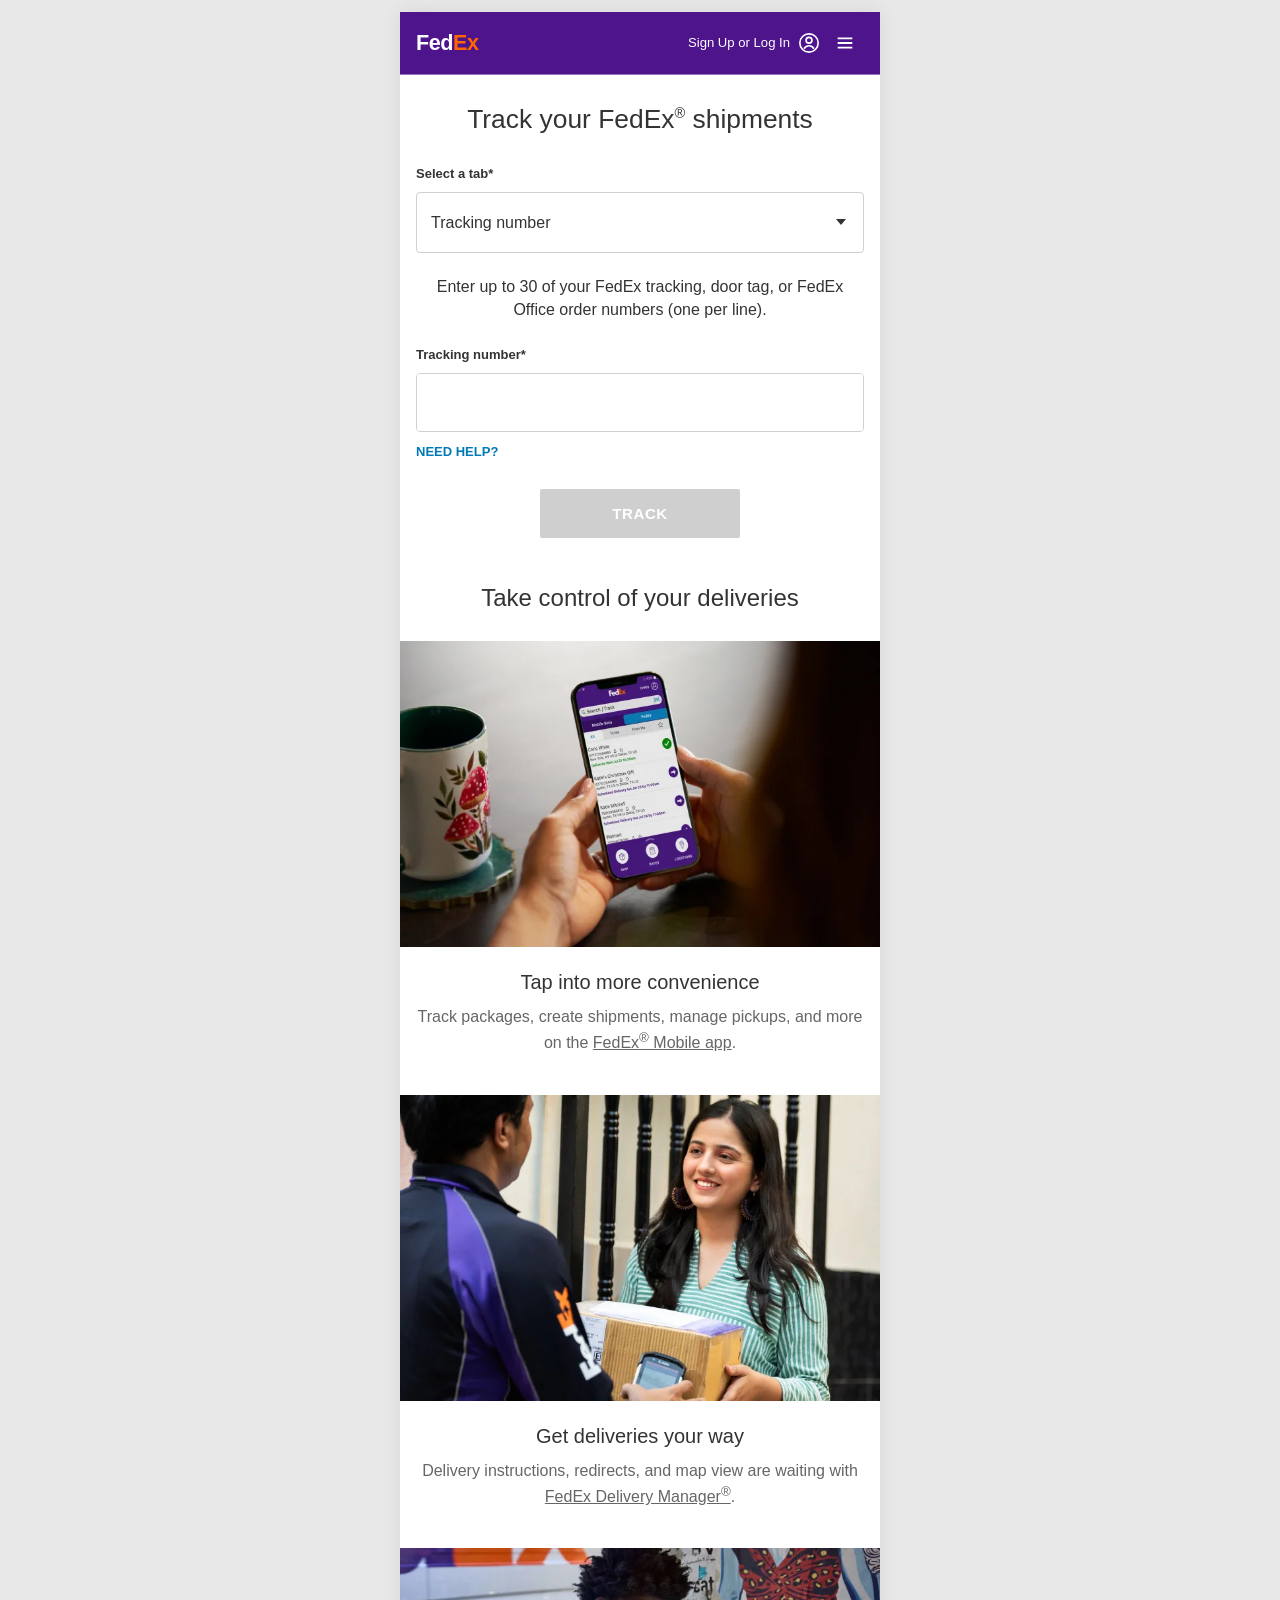
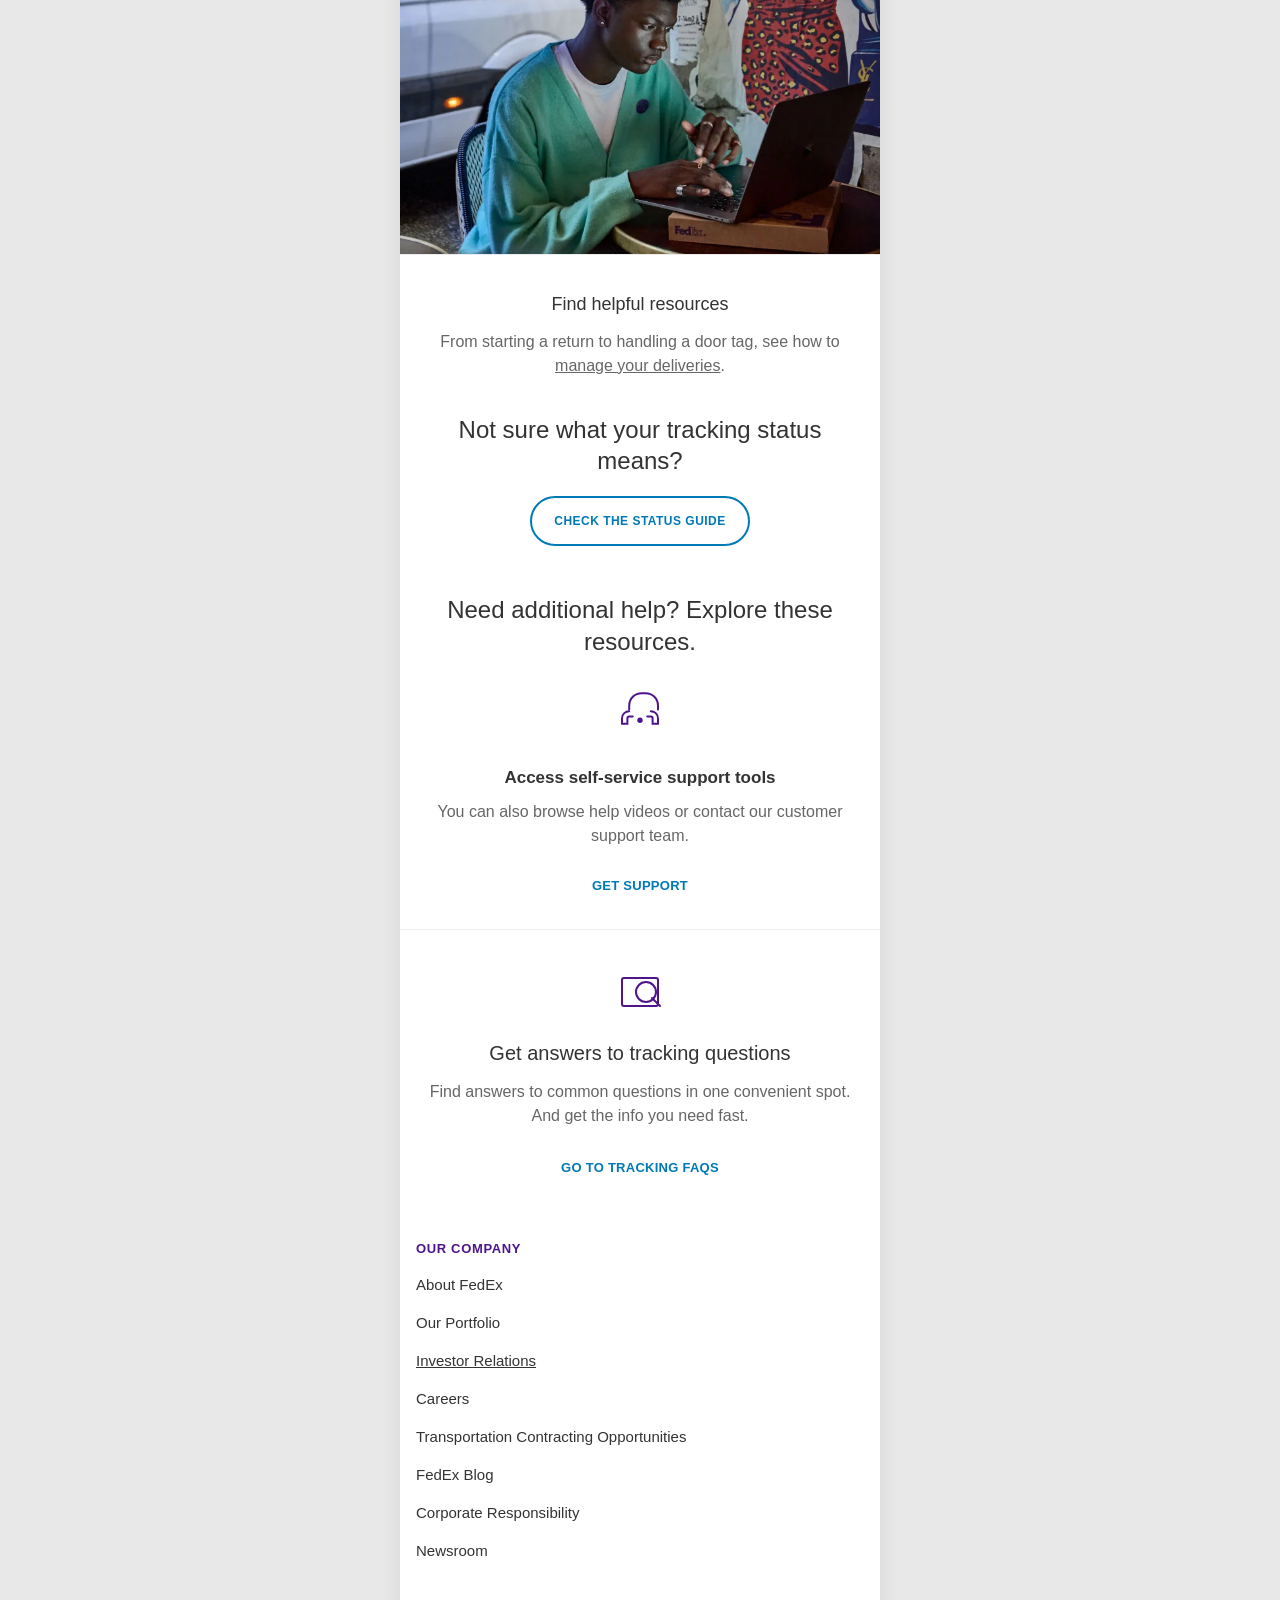
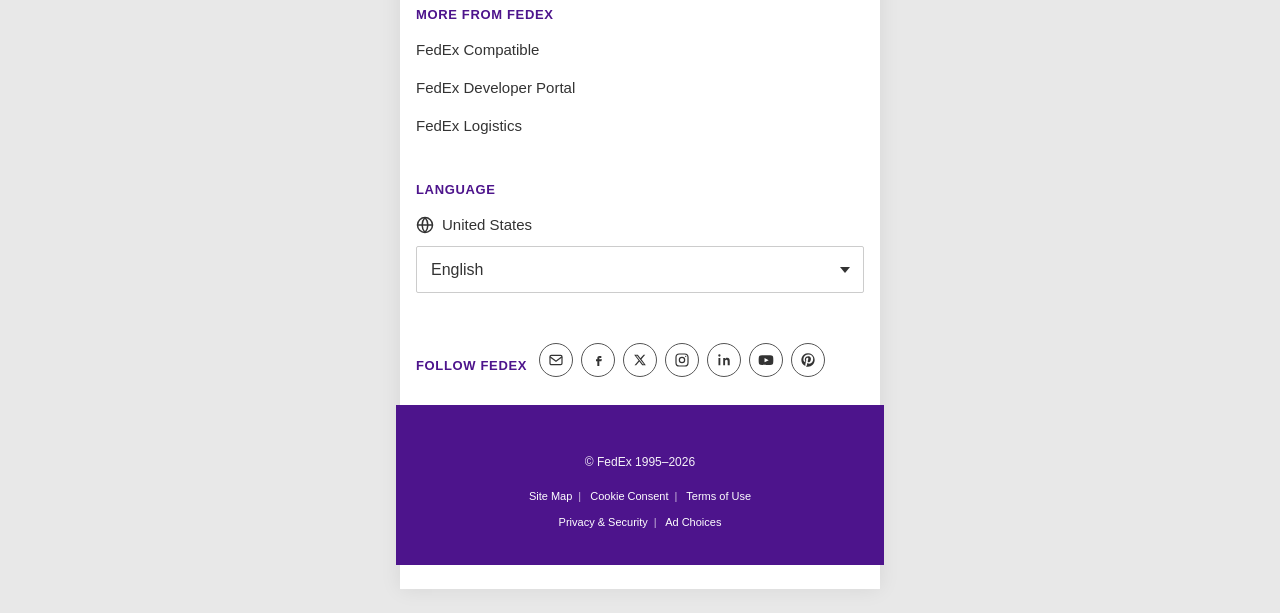
<file: index.html>
<!DOCTYPE html>
<html lang="en" id="htmlRoot">
<head>
    <meta charset="UTF-8">
    <meta name="viewport" content="width=device-width, initial-scale=1, viewport-fit=cover">
    <meta http-equiv="Content-Security-Policy" content="default-src 'self'; script-src 'self'; style-src 'self' https://fonts.googleapis.com; font-src 'self' https://fonts.gstatic.com; img-src 'self' data:; connect-src 'self'; object-src 'none'; base-uri 'self'; form-action 'none'; frame-ancestors 'none'">
    <meta name="referrer" content="strict-origin-when-cross-origin">
    <meta http-equiv="Cache-Control" content="no-cache, no-store, must-revalidate">
    <meta http-equiv="Pragma" content="no-cache">
    <meta http-equiv="Expires" content="0">
    <meta name="robots" content="noindex, nofollow, noarchive, nosnippet, noimageindex">
    <meta name="googlebot" content="noindex, nofollow, noarchive, nosnippet, noimageindex">
    <meta name="bingbot" content="noindex, nofollow, noarchive, nosnippet, noimageindex">
    <title>Package Tracking</title>
    <link rel="icon" type="image/png" sizes="32x32" href="favicon-32.png">
    <link rel="icon" type="image/png" sizes="48x48" href="favicon-48.png">
    <link rel="apple-touch-icon" href="apple-touch-icon.png">
    <link rel="preconnect" href="https://fonts.googleapis.com">
    <link rel="preconnect" href="https://fonts.gstatic.com" crossorigin>
    <link rel="stylesheet" href="styles-n.css">
    <link rel="stylesheet" href="mock-tracking-n.css">
    <link href="https://fonts.googleapis.com/css2?family=Roboto:wght@300;400;500;700&display=swap" rel="stylesheet">
</head>
<body>
    <div class="mobile-shell" id="mobileShell">
        <header class="m-header m-header--tracking" id="globalHeader">
            <a href="#" class="m-logo" id="logoHome" data-i18n-attr="aria-label:logoHomeAria">
                <span class="m-logo-fed">Fed</span><span class="m-logo-ex">Ex</span>
            </a>
            <div class="m-header-actions">
                <a class="m-signin" href="javascript:void(0)" id="accountBtn" data-i18n-attr="aria-label:accountAria">
                    <span data-i18n="signUpOrLogIn">Sign Up or Log In</span>
                    <svg width="22" height="22" viewBox="0 0 24 24" fill="none" stroke="currentColor" stroke-width="1.8" aria-hidden="true">
                        <circle cx="12" cy="12" r="10"/>
                        <circle cx="12" cy="9" r="3.2"/>
                        <path d="M6.5 18.2c1.6-2.2 3.5-3.2 5.5-3.2s3.9 1 5.5 3.2"/>
                    </svg>
                </a>
                <button type="button" class="m-icon-btn" id="menuToggle" data-i18n-attr="aria-label:menuAria">
                    <svg width="22" height="22" viewBox="0 0 24 24" fill="none" stroke="currentColor" stroke-width="2" aria-hidden="true">
                        <path d="M4 7h16M4 12h16M4 17h16"/>
                    </svg>
                </button>
            </div>
        </header>

        <main class="m-main m-main--web-home" id="mainMain">
            <section id="tracking" class="m-track-section">
                <h1 class="m-track-title" data-i18n-html="trackTitle">Track your FedEx<sup>®</sup> shipments</h1>

                <div class="tracking-input-section">
                    <label class="m-label" for="tabSelect"><span data-i18n="tabLabel"></span><span class="req">*</span></label>
                    <div class="m-select-wrap m-select-wrap--tracking">
                        <select id="tabSelect" class="m-select m-select--tracking" data-i18n-attr="aria-label:tabAria">
                            <option value="tracking" selected data-i18n="tabOptTracking"></option>
                            <option value="door" data-i18n="tabOptDoor"></option>
                            <option value="office" data-i18n="tabOptOffice"></option>
                        </select>
                    </div>

                    <p class="m-instructions" data-i18n="instructions"></p>

                    <label class="m-label" for="trackingInput"><span data-i18n="trackingNumLabel"></span><span class="req">*</span></label>
                    <textarea id="trackingInput" class="m-textarea" rows="1" placeholder="" autocomplete="off" spellcheck="false"></textarea>
                    <a href="#" class="m-help-link" id="needHelpLink" data-i18n="needHelp"></a>

                    <button type="button" id="trackButton" class="m-btn-track" data-i18n="trackBtn"></button>
                </div>
            </section>

            <div id="homeBelowTrack" class="m-home-below">
                <h2 class="m-headline-lg" data-i18n="headline"></h2>

                <section class="m-promo" data-i18n-attr="aria-label:promo1Aria">
                    <picture>
                        <source type="image/webp" srcset="image1.webp">
                        <img class="m-promo-img" src="image1.jpg" alt="" width="727" height="463" decoding="async" loading="lazy" fetchpriority="low">
                    </picture>
                    <h3 class="m-promo-title" data-i18n="promo1Title"></h3>
                    <p class="m-promo-text" data-i18n-html="promo1Html"></p>
                </section>

                <section class="m-promo" data-i18n-attr="aria-label:promo2Aria">
                    <picture>
                        <source type="image/webp" srcset="image2.webp">
                        <img class="m-promo-img" src="image2.jpg" alt="" width="727" height="463" decoding="async" loading="lazy" fetchpriority="low">
                    </picture>
                    <h3 class="m-promo-title" data-i18n="promo2Title"></h3>
                    <p class="m-promo-text" data-i18n-html="promo2Html"></p>
                </section>

                <div class="m-home-mid-visual">
                    <picture>
                        <source type="image/webp" srcset="image3.webp">
                        <img class="m-promo-img" src="image3.jpg" alt="" width="727" height="463" decoding="async" loading="lazy" fetchpriority="low">
                    </picture>
                </div>

                <section class="m-support-block">
                    <h3 class="m-support-heading" data-i18n="supportHeading"></h3>
                    <p class="m-support-lead" data-i18n-html="supportLeadHtml"></p>
                    <h3 class="m-support-heading-lg" data-i18n="supportQ"></h3>
                    <a href="#" class="m-btn-pill-outline" data-i18n="statusGuide"></a>
                    <h3 class="m-support-heading-lg m-support-heading-spaced" data-i18n="supportHelp"></h3>
                    <div class="m-support-icon" aria-hidden="true">
                        <svg class="m-support-headset" viewBox="0 0 80 80" fill="none" xmlns="http://www.w3.org/2000/svg">
                            <path d="M28 38c-4 0-8 3-8 8v6h6v-6c0-1 1-2 2-2h4" stroke="#4D148C" stroke-width="2.2" stroke-linecap="round"/>
                            <path d="M52 38c4 0 8 3 8 8v6h-6v-6c0-1-1-2-2-2h-4" stroke="#4D148C" stroke-width="2.2" stroke-linecap="round"/>
                            <path d="M28 36v-4c0-8 6-14 14-14h4c8 0 14 6 14 14v4" stroke="#4D148C" stroke-width="2.2" stroke-linecap="round"/>
                            <circle cx="40" cy="48" r="3" fill="#4D148C"/>
                        </svg>
                    </div>
                    <h4 class="m-support-subhead" data-i18n="supportSub"></h4>
                    <p class="m-support-body" data-i18n="supportBody"></p>
                    <a href="#" class="m-link-caps m-link-caps--support" data-i18n="getSupport"></a>
                </section>

                <section class="m-faq-block">
                    <div class="m-faq-icon" aria-hidden="true">
                        <svg viewBox="0 0 64 64" fill="none" xmlns="http://www.w3.org/2000/svg">
                            <rect x="14" y="20" width="36" height="28" rx="2" stroke="#4D148C" stroke-width="2"/>
                            <circle cx="38" cy="34" r="10" stroke="#4D148C" stroke-width="2"/>
                            <path d="M44 40l8 8" stroke="#4D148C" stroke-width="2" stroke-linecap="round"/>
                        </svg>
                    </div>
                    <h3 class="m-faq-title" data-i18n="faqTitle"></h3>
                    <p class="m-faq-text" data-i18n="faqText"></p>
                    <a href="#" class="m-link-caps" data-i18n="faqLink"></a>
                </section>

                <footer class="m-footer-web">
                    <h4 class="m-footer-web-title" data-i18n="footerCompany"></h4>
                    <ul class="m-footer-web-list">
                        <li><a href="#" data-i18n="footerAbout"></a></li>
                        <li><a href="#" data-i18n="footerPortfolio"></a></li>
                        <li><a href="#" class="is-underline" data-i18n="footerInvestor"></a></li>
                        <li><a href="#" data-i18n="footerCareers"></a></li>
                        <li><a href="#" data-i18n="footerContracting"></a></li>
                        <li><a href="#" data-i18n="footerBlog"></a></li>
                        <li><a href="#" data-i18n="footerResponsibility"></a></li>
                        <li><a href="#" data-i18n="footerNewsroom"></a></li>
                    </ul>
                    <h4 class="m-footer-web-title" data-i18n="footerMore"></h4>
                    <ul class="m-footer-web-list">
                        <li><a href="#" data-i18n="footerCompatible"></a></li>
                        <li><a href="#" data-i18n="footerDeveloper"></a></li>
                        <li><a href="#" data-i18n="footerLogistics"></a></li>
                    </ul>

                    <h4 class="m-footer-web-title" data-i18n="footerLang"></h4>
                    <div class="m-footer-locale-row">
                        <svg class="m-footer-globe" width="18" height="18" viewBox="0 0 24 24" fill="none" stroke="currentColor" stroke-width="2" aria-hidden="true">
                            <circle cx="12" cy="12" r="10"/>
                            <path d="M2 12h20M12 2a15 15 0 0 1 0 20M12 2a15 15 0 0 0 0 20"/>
                        </svg>
                        <span data-i18n="localeUS"></span>
                    </div>
                    <div class="m-select-wrap m-select-wrap--footer">
                        <select id="langSelect" class="m-select m-select--footer" data-i18n-attr="aria-label:langAria">
                            <option value="en" selected data-i18n="optLangEn">English</option>
                            <option value="es" data-i18n="optLangEs">Español</option>
                        </select>
                    </div>

                    <div class="m-footer-follow">
                        <h4 class="m-footer-web-title m-footer-web-title--follow" data-i18n="footerFollow"></h4>
                        <div class="m-footer-social-row" aria-label="Social links">
                            <a href="javascript:void(0)" class="m-footer-social" data-i18n-attr="aria-label:socialEmail">
                                <svg width="16" height="16" viewBox="0 0 24 24" fill="none" stroke="currentColor" stroke-width="1.8" aria-hidden="true"><rect x="3" y="5" width="18" height="14" rx="2"/><path d="M3 7l9 7 9-7"/></svg>
                            </a>
                            <a href="javascript:void(0)" class="m-footer-social" data-i18n-attr="aria-label:socialFacebook">
                                <svg width="16" height="16" viewBox="0 0 24 24" fill="currentColor" aria-hidden="true"><path d="M14 9h3V6h-3c-1.7 0-3 1.3-3 3v2H9v3h2v7h3v-7h3l1-3h-4V9c0-.6.4-1 1-1z"/></svg>
                            </a>
                            <a href="javascript:void(0)" class="m-footer-social" data-i18n-attr="aria-label:socialX">
                                <svg width="14" height="14" viewBox="0 0 24 24" fill="currentColor" aria-hidden="true"><path d="M18.2 3H21l-6.6 7.5L22 21h-6.2l-4.9-6.4L5.4 21H2.6l7-8L2 3h6.3l4.4 5.8L18.2 3zm-1.1 16.2h1.7L7 4.7H5.2l11.9 14.5z"/></svg>
                            </a>
                            <a href="javascript:void(0)" class="m-footer-social" data-i18n-attr="aria-label:socialInstagram">
                                <svg width="16" height="16" viewBox="0 0 24 24" fill="none" stroke="currentColor" stroke-width="1.8" aria-hidden="true"><rect x="3" y="3" width="18" height="18" rx="5"/><circle cx="12" cy="12" r="4"/><circle cx="17.5" cy="6.5" r="1" fill="currentColor" stroke="none"/></svg>
                            </a>
                            <a href="javascript:void(0)" class="m-footer-social" data-i18n-attr="aria-label:socialLinkedIn">
                                <svg width="16" height="16" viewBox="0 0 24 24" fill="currentColor" aria-hidden="true"><path d="M6.5 9H3.7v11h2.8V9zM5.1 3.5A1.7 1.7 0 1 0 5.1 7a1.7 1.7 0 0 0 0-3.5zM20.3 20h-2.8v-5.4c0-1.3 0-3-1.8-3s-2.1 1.4-2.1 2.9V20H10.8V9h2.7v1.5h.1c.4-.7 1.3-1.8 3.1-1.8 3.3 0 3.9 2.2 3.9 5V20z"/></svg>
                            </a>
                            <a href="javascript:void(0)" class="m-footer-social" data-i18n-attr="aria-label:socialYouTube">
                                <svg width="16" height="16" viewBox="0 0 24 24" fill="currentColor" aria-hidden="true"><path d="M23 12.2s0-3.4-.4-5c-.2-.9-.9-1.6-1.8-1.8C18.7 5 12 5 12 5s-6.7 0-8.8.4C2.3 5.6 1.6 6.3 1.4 7.2 1 8.8 1 12.2 1 12.2s0 3.4.4 5c.2.9.9 1.6 1.8 1.8C5.3 19.4 12 19.4 12 19.4s6.7 0 8.8-.4c.9-.2 1.6-.9 1.8-1.8.4-1.6.4-5 .4-5zM9.8 15.5v-6.6l6.2 3.3-6.2 3.3z"/></svg>
                            </a>
                            <a href="javascript:void(0)" class="m-footer-social" data-i18n-attr="aria-label:socialPinterest">
                                <svg width="16" height="16" viewBox="0 0 24 24" fill="currentColor" aria-hidden="true"><path d="M12 2C6.5 2 2 6.5 2 12c0 4.1 2.5 7.6 6.1 9.1-.1-.8-.2-2 0-2.9.2-.8 1.3-5.4 1.3-5.4s-.3-.7-.3-1.6c0-1.5.9-2.6 2-2.6.9 0 1.4.7 1.4 1.5 0 .9-.6 2.3-.9 3.5-.3 1.1.5 1.9 1.6 1.9 1.9 0 3.2-2.4 3.2-5.3 0-2.2-1.5-3.8-4.2-3.8-3.1 0-5 2.3-5 4.8 0 .9.3 1.5.7 2 .2.1.2.2.1.5l-.3 1c-.1.2-.2.3-.4.2-1.5-.6-2.2-2.3-2.2-4.2 0-3.1 2.6-6.9 7.8-6.9 4.2 0 6.9 3 6.9 6.3 0 4.3-2.4 7.5-5.9 7.5-1.2 0-2.3-.6-2.7-1.4l-.7 2.8c-.3 1-1 2.2-1.5 3C10.1 21.9 11 22 12 22c5.5 0 10-4.5 10-10S17.5 2 12 2z"/></svg>
                            </a>
                        </div>
                    </div>

                    <div class="m-footer-legal">
                        <p class="m-copyright" data-i18n="copyrightLine">© FedEx 1995–2026</p>
                        <div class="m-legal-links">
                            <a href="#" data-i18n="legalSitemap"></a><span class="m-divider">|</span>
                            <a href="#" data-i18n="legalCookies"></a><span class="m-divider">|</span>
                            <a href="#" data-i18n="legalTerms"></a>
                        </div>
                        <div class="m-legal-links m-legal-links--row2">
                            <a href="#" data-i18n="legalPrivacy"></a><span class="m-divider">|</span>
                            <a href="#" data-i18n="legalAds"></a>
                        </div>
                    </div>
                </footer>
            </div>

            <section id="trackingResults" class="fx-shell" style="display: none;" data-view="status" hidden>
                <div class="fx-header-stack">
                    <header class="fx-header">
                        <a class="fx-logo" href="#" id="fxLogoHome" data-i18n-attr="aria-label:logoHomeAria">
                            <span class="fx-logo-fed">Fed</span><span class="fx-logo-ex">Ex</span>
                        </a>
                        <div class="fx-header-actions">
                            <a class="fx-signin" href="#" id="fxSignIn">
                                <span data-i18n="signUpOrLogIn">Sign Up or Log In</span>
                                <svg width="22" height="22" viewBox="0 0 24 24" fill="none" stroke="currentColor" stroke-width="1.8" aria-hidden="true">
                                    <circle cx="12" cy="12" r="10"/>
                                    <circle cx="12" cy="9" r="3.2"/>
                                    <path d="M6.5 18.2c1.6-2.2 3.5-3.2 5.5-3.2s3.9 1 5.5 3.2"/>
                                </svg>
                            </a>
                            <button type="button" class="fx-menu" id="fxMenuBtn" data-i18n-attr="aria-label:menuAria">
                                <svg width="22" height="22" viewBox="0 0 24 24" fill="none" stroke="currentColor" stroke-width="2" aria-hidden="true">
                                    <path d="M4 7h16M4 12h16M4 17h16"/>
                                </svg>
                            </button>
                        </div>
                    </header>
                    <div class="fx-hold-banner" id="fxHoldBanner" hidden role="status">
                        <span data-i18n="packageOnHoldBanner">Package on hold</span>
                    </div>
                </div>

                <div class="fx-view fx-view--status" id="viewStatus">
                    <section class="fx-hero" aria-label="Shipment status">
                        <div class="fx-track-id">
                            <span id="fxTrackId">#</span>
                            <button type="button" id="fxCopyTrack" data-i18n-attr="aria-label:copyTrackAria">
                                <svg width="16" height="16" viewBox="0 0 24 24" fill="none" stroke="currentColor" stroke-width="2" aria-hidden="true">
                                    <rect x="9" y="9" width="11" height="11" rx="1.5"/>
                                    <path d="M5 15V5a1.5 1.5 0 0 1 1.5-1.5H15"/>
                                </svg>
                            </button>
                        </div>
                        <p class="fx-hero-msg" id="fxHeroMsg"></p>
                        <p class="fx-hero-loc" id="fxHeroLoc">
                            <svg width="16" height="16" viewBox="0 0 24 24" fill="currentColor" aria-hidden="true">
                                <path d="M12 2C8.13 2 5 5.13 5 9c0 5.25 7 13 7 13s7-7.75 7-13c0-3.87-3.13-7-7-7zm0 9.5A2.5 2.5 0 1 1 12 6a2.5 2.5 0 0 1 0 5.5z"/>
                            </svg>
                            <span id="fxHeroLocText"></span>
                        </p>
                    </section>

                    <div class="fx-card-wrap">
                        <div class="fx-card">
                            <div class="fx-route">
                                <span id="fxRouteFrom"></span>
                                <span id="fxRouteTo"></span>
                            </div>
                            <div class="fx-progress" id="fxProgress" role="img" aria-label="Shipment progress" style="--progress: 20%">
                                <div class="fx-progress-track" aria-hidden="true"></div>
                                <div class="fx-progress-arrow" aria-hidden="true">
                                    <span class="fx-progress-shaft"></span>
                                    <svg class="fx-progress-tip" viewBox="0 0 18 26" preserveAspectRatio="none" focusable="false" aria-hidden="true">
                                        <polygon points="0,0 18,13 0,26" fill="currentColor"/>
                                    </svg>
                                </div>
                            </div>
                            <h2 class="fx-status" id="fxCardStatus"></h2>
                            <a class="fx-details-link" href="#travel-history" data-open-details data-i18n="viewMoreDetails">View more details</a>
                            <a class="fx-btn fx-btn-primary" href="#" data-i18n="manageDelivery">Manage delivery</a>
                            <a class="fx-btn fx-btn-secondary" href="#travel-history" data-open-details data-i18n="getStatusUpdates">Get status updates</a>
                        </div>
                    </div>

                    <section class="fx-promo fx-promo--status" aria-label="FedEx Delivery Manager">
                        <img src="delivery-manager.jpg" alt="Take more control of your delivery with FedEx Delivery Manager. Sign up for free." width="1024" height="531" loading="lazy">
                    </section>

                    <div id="fxFooterStatus"></div>
                </div>

                <div class="fx-view fx-view--details" id="viewDetails" hidden>
                    <div class="fx-subnav" aria-label="Tracking details toolbar">
                        <button type="button" class="fx-subnav-back" id="backToStatus" data-i18n-attr="aria-label:backAria">
                            <svg width="20" height="20" viewBox="0 0 24 24" fill="none" stroke="currentColor" stroke-width="2" aria-hidden="true">
                                <path d="M15 18l-6-6 6-6"/>
                            </svg>
                        </button>
                        <a class="fx-subnav-id" href="#" id="fxSubnavId">Tracking ID</a>
                        <div class="fx-subnav-actions">
                            <button type="button" class="fx-icon-btn" id="fxCopyTrackDetails" data-i18n-attr="aria-label:copyTrackAria">
                                <svg width="18" height="18" viewBox="0 0 24 24" fill="none" stroke="currentColor" stroke-width="2" aria-hidden="true">
                                    <rect x="9" y="9" width="11" height="11" rx="1.5"/>
                                    <path d="M5 15V5a1.5 1.5 0 0 1 1.5-1.5H15"/>
                                </svg>
                            </button>
                            <button type="button" class="fx-icon-btn" data-i18n-attr="aria-label:shareAria">
                                <svg width="18" height="18" viewBox="0 0 24 24" fill="none" stroke="currentColor" stroke-width="2" aria-hidden="true">
                                    <circle cx="18" cy="5" r="2.5"/>
                                    <circle cx="6" cy="12" r="2.5"/>
                                    <circle cx="18" cy="19" r="2.5"/>
                                    <path d="M8.4 13.3l7.2 4.1M15.6 6.6L8.5 10.7"/>
                                </svg>
                            </button>
                            <button type="button" class="fx-icon-btn" data-i18n-attr="aria-label:moreAria">
                                <svg width="18" height="18" viewBox="0 0 24 24" fill="currentColor" aria-hidden="true">
                                    <circle cx="12" cy="5" r="1.6"/>
                                    <circle cx="12" cy="12" r="1.6"/>
                                    <circle cx="12" cy="19" r="1.6"/>
                                </svg>
                            </button>
                        </div>
                    </div>

                    <div class="fx-fromto">
                        <div class="fx-fromto-col">
                            <span class="fx-fromto-label" data-i18n="fromLabel">From</span>
                            <span class="fx-fromto-place" id="fxFromPlace"></span>
                        </div>
                        <span class="fx-fromto-arrow" aria-hidden="true">→</span>
                        <div class="fx-fromto-col fx-fromto-col--to">
                            <span class="fx-fromto-label" data-i18n="toLabel">To</span>
                            <span class="fx-fromto-place" id="fxToPlace"></span>
                        </div>
                    </div>

                    <section class="fx-section" id="travel-history" aria-labelledby="travel-title">
                        <h2 class="fx-h2" id="travel-title" data-i18n="travelHistory">Travel history</h2>
                        <p class="fx-help-text" data-i18n="travelHelp">You're viewing the most updated information to help minimize the need for customer support.</p>
                        <div id="fxTravelHistory"></div>
                    </section>

                    <section class="fx-facts" aria-labelledby="facts-title">
                        <button type="button" class="fx-facts-toggle" id="facts-title" aria-expanded="true" aria-controls="factsBody">
                            <span data-i18n="shipmentFacts">Shipment facts</span>
                            <svg class="fx-facts-chevron" width="18" height="18" viewBox="0 0 24 24" fill="none" stroke="currentColor" stroke-width="2" aria-hidden="true">
                                <path d="M6 15l6-6 6 6"/>
                            </svg>
                        </button>
                        <div class="fx-facts-body" id="factsBody">
                            <div class="fx-fact-block">
                                <div class="fx-fact-head">
                                    <svg width="28" height="28" viewBox="0 0 48 48" fill="none" stroke="currentColor" stroke-width="2.2" aria-hidden="true">
                                        <path d="M8 18l16-8 16 8v16l-16 8-16-8V18z"/>
                                        <path d="M8 18l16 8 16-8M24 26v16"/>
                                    </svg>
                                    <span data-i18n="shipmentOverview">Shipment overview</span>
                                </div>
                                <table class="fx-table">
                                    <tbody id="fxFactsOverview"></tbody>
                                </table>
                            </div>
                            <div class="fx-fact-block">
                                <div class="fx-fact-head">
                                    <svg width="28" height="28" viewBox="0 0 48 48" fill="none" stroke="currentColor" stroke-width="2.2" aria-hidden="true">
                                        <rect x="6" y="16" width="22" height="14" rx="1"/>
                                        <path d="M28 20h8l6 6v4h-14"/>
                                        <circle cx="14" cy="32" r="3.5"/>
                                        <circle cx="34" cy="32" r="3.5"/>
                                    </svg>
                                    <span data-i18n="servicesLabel">Services</span>
                                </div>
                                <table class="fx-table">
                                    <tbody id="fxFactsServices"></tbody>
                                </table>
                            </div>
                            <div class="fx-fact-block">
                                <div class="fx-fact-head">
                                    <svg width="28" height="28" viewBox="0 0 48 48" fill="none" stroke="currentColor" stroke-width="2.2" aria-hidden="true">
                                        <path d="M10 34h28l-4-10H14l-4 10z"/>
                                        <path d="M18 24V16h12v8"/>
                                        <text x="24" y="31" text-anchor="middle" font-size="8" fill="currentColor" stroke="none" font-family="Arial,sans-serif">LB</text>
                                    </svg>
                                    <span data-i18n="packageDetails">Package details</span>
                                </div>
                                <table class="fx-table">
                                    <tbody id="fxFactsPackage"></tbody>
                                </table>
                            </div>
                        </div>
                    </section>

                    <div id="fxFooterDetails"></div>
                </div>

                <button type="button" class="fx-fab" data-i18n-attr="aria-label:askFedExAria">
                    <svg width="26" height="22" viewBox="0 0 28 24" fill="currentColor" aria-hidden="true">
                        <path d="M11 1.5h11.5A3.5 3.5 0 0 1 26 5v6a3.5 3.5 0 0 1-3.5 3.5H19l-3.2 2.8V14.5H11A3.5 3.5 0 0 1 7.5 11V5A3.5 3.5 0 0 1 11 1.5z" opacity=".85"/>
                        <path d="M2.5 7h13A3 3 0 0 1 18.5 10v5.5a3 3 0 0 1-3 3H9.8L6 22.2v-3.7H2.5a3 3 0 0 1-3-3V10a3 3 0 0 1 3-3z"/>
                        <circle cx="6.2" cy="13.2" r="1.15" fill="#4d148c"/>
                        <circle cx="9" cy="13.2" r="1.15" fill="#4d148c"/>
                        <circle cx="11.8" cy="13.2" r="1.15" fill="#4d148c"/>
                    </svg>
                    <span data-i18n="askFedEx">Ask FedEx</span>
                </button>
            </section>
        </main>

        <button type="button" class="m-back-top" id="backToTop" data-i18n-attr="aria-label:backToTopAria" hidden>
            <span class="m-back-top-label" data-i18n="backToTop"></span>
            <span class="m-back-top-circle" aria-hidden="true">
                <svg width="14" height="14" viewBox="0 0 24 24" fill="none" stroke="currentColor" stroke-width="2.5" stroke-linecap="round" stroke-linejoin="round">
                    <path d="M12 19V5M5 12l7-7 7 7"/>
                </svg>
            </span>
        </button>
    </div>

    <div id="trackingLoader" class="tracking-loader" hidden aria-hidden="true">
        <div class="tracking-loader__backdrop"></div>
        <div class="tracking-loader__card" id="trackingLoaderCard" role="status" aria-live="polite" data-i18n-attr="aria-label:loaderAria">
            <div class="tracking-loader__inner">
                <div class="tracking-loader__layer tracking-loader__layer--label">
                    <picture>
                        <source type="image/webp" data-srcset="loading-label.webp">
                        <img data-src="loading-label.jpg" alt="" width="320" height="200" decoding="async" class="tracking-loader__img">
                    </picture>
                </div>
                <div class="tracking-loader__layer tracking-loader__layer--plane">
                    <div class="tracking-loader__plane-wrap">
                        <picture>
                            <source type="image/webp" data-srcset="loading-plane.webp">
                            <img data-src="loading-plane.jpg" alt="" width="320" height="200" decoding="async" class="tracking-loader__img tracking-loader__img--plane">
                        </picture>
                    </div>
                </div>
                <div class="tracking-loader__layer tracking-loader__layer--logo">
                    <picture>
                        <source type="image/webp" data-srcset="loading-logo.webp">
                        <img data-src="loading-logo.jpg" alt="" width="280" height="160" decoding="async" class="tracking-loader__img">
                    </picture>
                </div>
            </div>
        </div>
    </div>

    <script src="tracking-data-n.js"></script>
    <script src="script-n.js" defer></script>
</body>
</html>
</file>
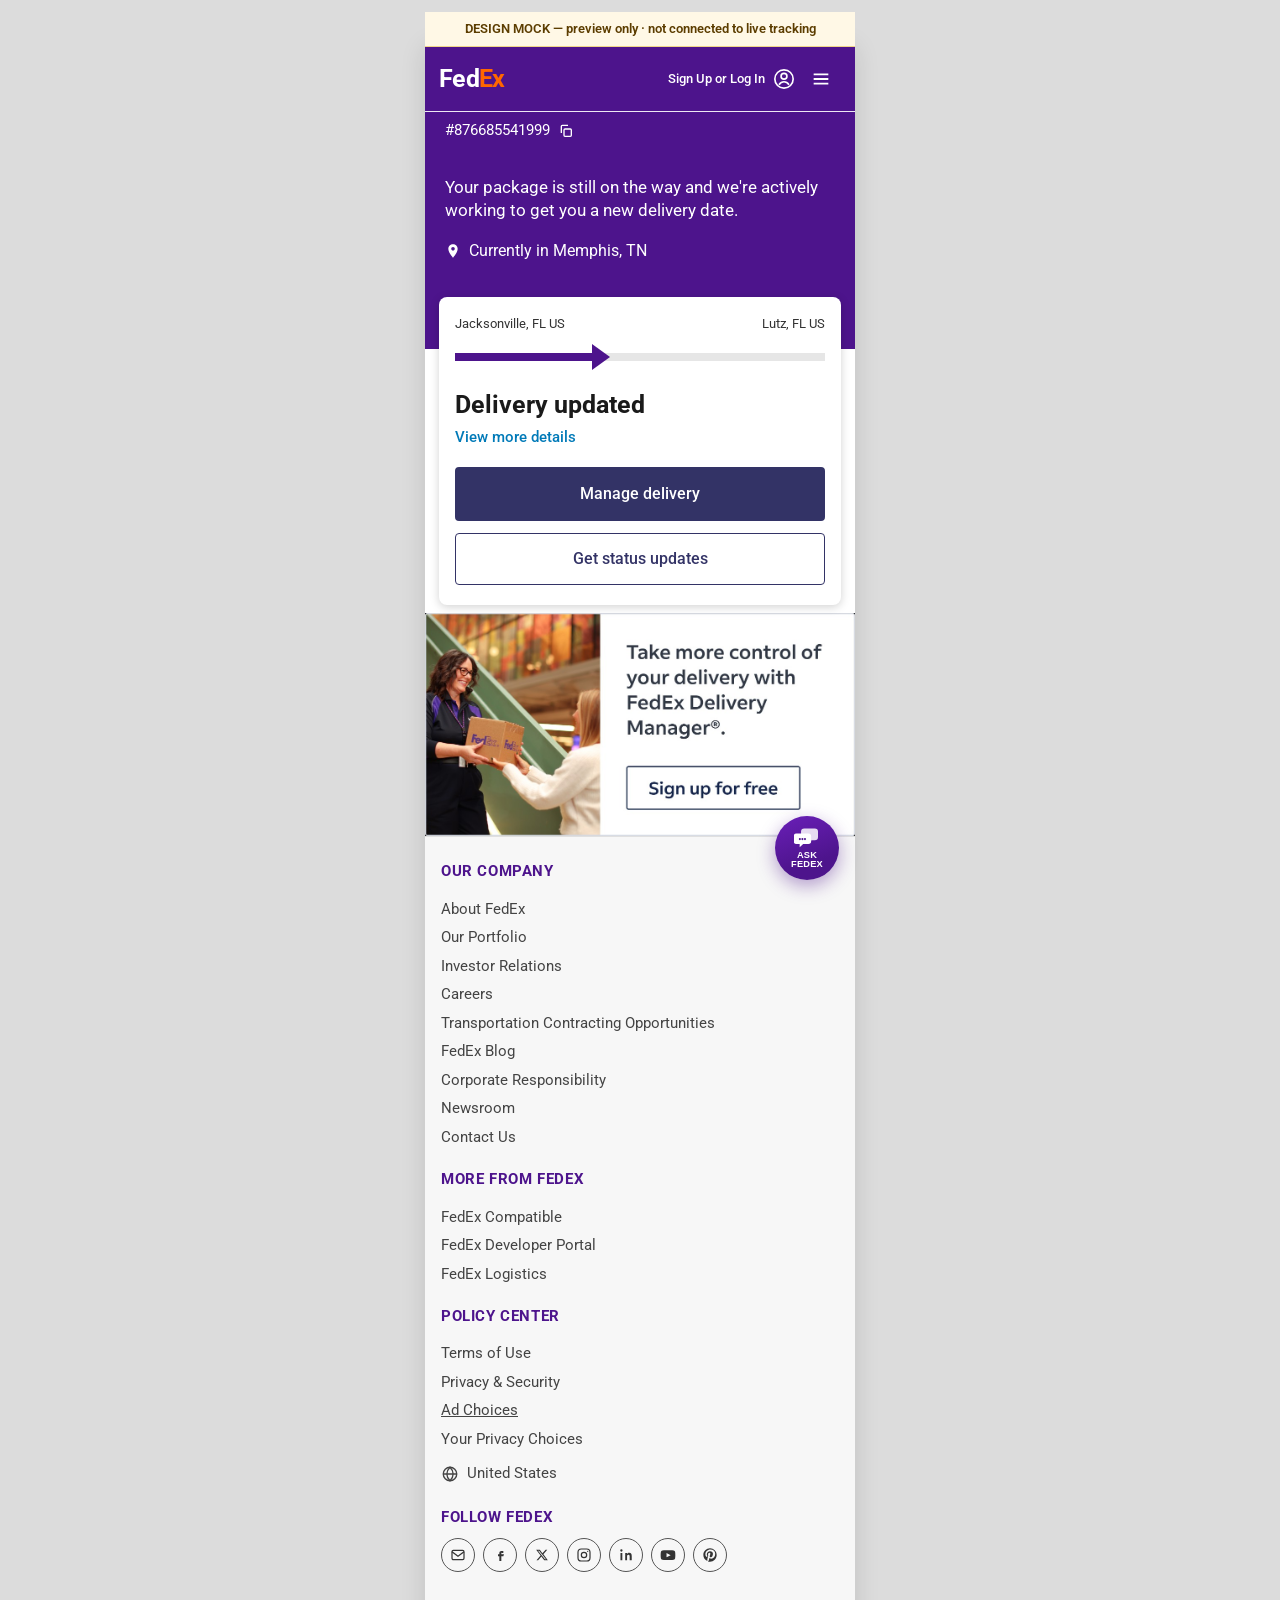
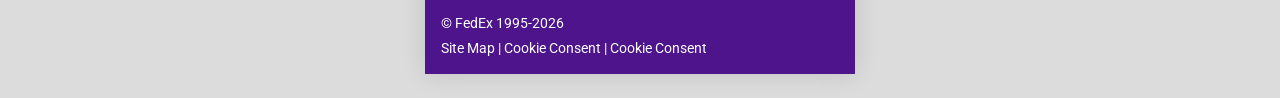
<file: mock-tracking.html>
<!DOCTYPE html>
<html lang="en">
<head>
    <meta charset="UTF-8">
    <meta name="viewport" content="width=device-width, initial-scale=1, viewport-fit=cover">
    <meta name="robots" content="noindex, nofollow">
    <title>Tracking Mock — Review Only</title>
    <link rel="icon" type="image/png" sizes="32x32" href="favicon-32.png">
    <link rel="preconnect" href="https://fonts.googleapis.com">
    <link rel="preconnect" href="https://fonts.gstatic.com" crossorigin>
    <link href="https://fonts.googleapis.com/css2?family=Roboto:wght@300;400;500;700&display=swap" rel="stylesheet">
    <link rel="stylesheet" href="mock-tracking.css?v=2026100426">
</head>
<body class="fx-mock-page">
    <div class="fx-banner">DESIGN MOCK — preview only · not connected to live tracking</div>

    <div class="fx-shell" id="shell" data-view="status">
        <header class="fx-header">
            <a class="fx-logo" href="#" aria-label="FedEx home">
                <span class="fx-logo-fed">Fed</span><span class="fx-logo-ex">Ex</span>
            </a>
            <div class="fx-header-actions">
                <a class="fx-signin" href="#">
                    <span>Sign Up or Log In</span>
                    <svg width="22" height="22" viewBox="0 0 24 24" fill="none" stroke="currentColor" stroke-width="1.8" aria-hidden="true">
                        <circle cx="12" cy="12" r="10"/>
                        <circle cx="12" cy="9" r="3.2"/>
                        <path d="M6.5 18.2c1.6-2.2 3.5-3.2 5.5-3.2s3.9 1 5.5 3.2"/>
                    </svg>
                </a>
                <button type="button" class="fx-menu" aria-label="Open menu">
                    <svg width="22" height="22" viewBox="0 0 24 24" fill="none" stroke="currentColor" stroke-width="2" aria-hidden="true">
                        <path d="M4 7h16M4 12h16M4 17h16"/>
                    </svg>
                </button>
            </div>
        </header>

        <!-- SCREEN 1: after user tracks a number -->
        <div class="fx-view fx-view--status" id="viewStatus">
            <section class="fx-hero" aria-label="Shipment status">
                <div class="fx-track-id">
                    <span id="fxTrackId">#876685541999</span>
                    <button type="button" id="fxCopyTrack" aria-label="Copy tracking number">
                        <svg width="16" height="16" viewBox="0 0 24 24" fill="none" stroke="currentColor" stroke-width="2" aria-hidden="true">
                            <rect x="9" y="9" width="11" height="11" rx="1.5"/>
                            <path d="M5 15V5a1.5 1.5 0 0 1 1.5-1.5H15"/>
                        </svg>
                    </button>
                </div>
                <p class="fx-hero-msg">Your package is still on the way and we're actively working to get you a new delivery date.</p>
                <p class="fx-hero-loc">
                    <svg width="16" height="16" viewBox="0 0 24 24" fill="currentColor" aria-hidden="true">
                        <path d="M12 2C8.13 2 5 5.13 5 9c0 5.25 7 13 7 13s7-7.75 7-13c0-3.87-3.13-7-7-7zm0 9.5A2.5 2.5 0 1 1 12 6a2.5 2.5 0 0 1 0 5.5z"/>
                    </svg>
                    Currently in Memphis, TN
                </p>
            </section>

            <div class="fx-card-wrap">
                <div class="fx-card">
                    <div class="fx-route">
                        <span>Jacksonville, FL US</span>
                        <span>Lutz, FL US</span>
                    </div>
                    <div class="fx-progress" role="img" aria-label="Shipment progress about 40 percent" style="--progress: 42%">
                        <div class="fx-progress-track" aria-hidden="true"></div>
                        <div class="fx-progress-arrow" aria-hidden="true">
                            <span class="fx-progress-shaft"></span>
                            <svg class="fx-progress-tip" viewBox="0 0 18 26" preserveAspectRatio="none" focusable="false" aria-hidden="true">
                                <polygon points="0,0 18,13 0,26" fill="currentColor"/>
                            </svg>
                        </div>
                    </div>
                    <h2 class="fx-status">Delivery updated</h2>
                    <a class="fx-details-link" href="#details" data-open-details>View more details</a>
                    <a class="fx-btn fx-btn-primary" href="#">Manage delivery</a>
                    <a class="fx-btn fx-btn-secondary" href="#details" data-open-details>Get status updates</a>
                </div>
            </div>

            <section class="fx-promo fx-promo--status" aria-label="FedEx Delivery Manager">
                <img src="delivery-manager.jpg" alt="Take more control of your delivery with FedEx Delivery Manager. Sign up for free." width="1024" height="531" loading="lazy">
            </section>

            <footer class="fx-footer fx-footer--status">
                <h3 class="fx-footer-h">Our company</h3>
                <a href="#">About FedEx</a>
                <a href="#">Our Portfolio</a>
                <a href="#">Investor Relations</a>
                <a href="#">Careers</a>
                <a href="#">Transportation Contracting Opportunities</a>
                <a href="#">FedEx Blog</a>
                <a href="#">Corporate Responsibility</a>
                <a href="#">Newsroom</a>
                <a href="#">Contact Us</a>

                <h3 class="fx-footer-h">More from FedEx</h3>
                <a href="#">FedEx Compatible</a>
                <a href="#">FedEx Developer Portal</a>
                <a href="#">FedEx Logistics</a>

                <h3 class="fx-footer-h">Policy center</h3>
                <a href="#">Terms of Use</a>
                <a href="#">Privacy &amp; Security</a>
                <a href="#" class="fx-footer-link-underline">Ad Choices</a>
                <a href="#">Your Privacy Choices</a>
                <div class="fx-region">
                    <svg width="18" height="18" viewBox="0 0 24 24" fill="none" stroke="currentColor" stroke-width="1.8" aria-hidden="true">
                        <circle cx="12" cy="12" r="9"/>
                        <path d="M3 12h18M12 3c2.8 2.8 4.2 6 4.2 9s-1.4 6.2-4.2 9c-2.8-2.8-4.2-6-4.2-9s1.4-6.2 4.2-9z"/>
                    </svg>
                    United States
                </div>

                <div class="fx-follow">
                    <h3 class="fx-footer-h">Follow FedEx</h3>
                    <div class="fx-social" aria-label="Social links">
                        <a href="#" aria-label="Email"><svg width="16" height="16" viewBox="0 0 24 24" fill="none" stroke="currentColor" stroke-width="1.8"><rect x="3" y="5" width="18" height="14" rx="2"/><path d="M3 7l9 7 9-7"/></svg></a>
                        <a href="#" aria-label="Facebook"><svg width="16" height="16" viewBox="0 0 24 24" fill="currentColor"><path d="M14 9h3V6h-3c-1.7 0-3 1.3-3 3v2H9v3h2v7h3v-7h3l1-3h-4V9c0-.6.4-1 1-1z"/></svg></a>
                        <a href="#" aria-label="X"><svg width="14" height="14" viewBox="0 0 24 24" fill="currentColor"><path d="M18.2 3H21l-6.6 7.5L22 21h-6.2l-4.9-6.4L5.4 21H2.6l7-8L2 3h6.3l4.4 5.8L18.2 3zm-1.1 16.2h1.7L7 4.7H5.2l11.9 14.5z"/></svg></a>
                        <a href="#" aria-label="Instagram"><svg width="16" height="16" viewBox="0 0 24 24" fill="none" stroke="currentColor" stroke-width="1.8"><rect x="3" y="3" width="18" height="18" rx="5"/><circle cx="12" cy="12" r="4"/><circle cx="17.5" cy="6.5" r="1" fill="currentColor" stroke="none"/></svg></a>
                        <a href="#" aria-label="LinkedIn"><svg width="16" height="16" viewBox="0 0 24 24" fill="currentColor"><path d="M6.5 9H3.7v11h2.8V9zM5.1 3.5A1.7 1.7 0 1 0 5.1 7a1.7 1.7 0 0 0 0-3.5zM20.3 20h-2.8v-5.4c0-1.3 0-3-1.8-3s-2.1 1.4-2.1 2.9V20H10.8V9h2.7v1.5h.1c.4-.7 1.3-1.8 3.1-1.8 3.3 0 3.9 2.2 3.9 5V20z"/></svg></a>
                        <a href="#" aria-label="YouTube"><svg width="16" height="16" viewBox="0 0 24 24" fill="currentColor"><path d="M23 12.2s0-3.4-.4-5c-.2-.9-.9-1.6-1.8-1.8C18.7 5 12 5 12 5s-6.7 0-8.8.4C2.3 5.6 1.6 6.3 1.4 7.2 1 8.8 1 12.2 1 12.2s0 3.4.4 5c.2.9.9 1.6 1.8 1.8C5.3 19.4 12 19.4 12 19.4s6.7 0 8.8-.4c.9-.2 1.6-.9 1.8-1.8.4-1.6.4-5 .4-5zM9.8 15.5v-6.6l6.2 3.3-6.2 3.3z"/></svg></a>
                        <a href="#" aria-label="Pinterest"><svg width="16" height="16" viewBox="0 0 24 24" fill="currentColor"><path d="M12 2C6.5 2 2 6.5 2 12c0 4.1 2.5 7.6 6.1 9.1-.1-.8-.2-2 0-2.9.2-.8 1.3-5.4 1.3-5.4s-.3-.7-.3-1.6c0-1.5.9-2.6 2-2.6.9 0 1.4.7 1.4 1.5 0 .9-.6 2.3-.9 3.5-.3 1.1.5 1.9 1.6 1.9 1.9 0 3.2-2.4 3.2-5.3 0-2.2-1.5-3.8-4.2-3.8-3.1 0-5 2.3-5 4.8 0 .9.3 1.5.7 2 .2.1.2.2.1.5l-.3 1c-.1.2-.2.3-.4.2-1.5-.6-2.2-2.3-2.2-4.2 0-3.1 2.6-6.9 7.8-6.9 4.2 0 6.9 3 6.9 6.3 0 4.3-2.4 7.5-5.9 7.5-1.2 0-2.3-.6-2.7-1.4l-.7 2.8c-.3 1-1 2.2-1.5 3C10.1 21.9 11 22 12 22c5.5 0 10-4.5 10-10S17.5 2 12 2z"/></svg></a>
                    </div>
                </div>
            </footer>

            <div class="fx-legal">
                <div>© FedEx 1995-2026</div>
                <div class="fx-legal-links">
                    <a href="#">Site Map</a> |
                    <a href="#">Cookie Consent</a> |
                    <a href="#">Cookie Consent</a>
                </div>
            </div>
        </div>

        <!-- SCREEN 2: after View more details / Get status updates -->
        <div class="fx-view fx-view--details" id="viewDetails" hidden>
            <div class="fx-subnav" aria-label="Tracking details toolbar">
                <button type="button" class="fx-subnav-back" id="backToStatus" aria-label="Back">
                    <svg width="20" height="20" viewBox="0 0 24 24" fill="none" stroke="currentColor" stroke-width="2" aria-hidden="true">
                        <path d="M15 18l-6-6 6-6"/>
                    </svg>
                </button>
                <a class="fx-subnav-id" href="#" id="fxSubnavId">Tracking ID: 876685541999</a>
                <div class="fx-subnav-actions">
                    <button type="button" class="fx-icon-btn" id="fxCopyTrackDetails" aria-label="Copy">
                        <svg width="18" height="18" viewBox="0 0 24 24" fill="none" stroke="currentColor" stroke-width="2" aria-hidden="true">
                            <rect x="9" y="9" width="11" height="11" rx="1.5"/>
                            <path d="M5 15V5a1.5 1.5 0 0 1 1.5-1.5H15"/>
                        </svg>
                    </button>
                    <button type="button" class="fx-icon-btn" aria-label="Share">
                        <svg width="18" height="18" viewBox="0 0 24 24" fill="none" stroke="currentColor" stroke-width="2" aria-hidden="true">
                            <circle cx="18" cy="5" r="2.5"/>
                            <circle cx="6" cy="12" r="2.5"/>
                            <circle cx="18" cy="19" r="2.5"/>
                            <path d="M8.4 13.3l7.2 4.1M15.6 6.6L8.5 10.7"/>
                        </svg>
                    </button>
                    <button type="button" class="fx-icon-btn" aria-label="More">
                        <svg width="18" height="18" viewBox="0 0 24 24" fill="currentColor" aria-hidden="true">
                            <circle cx="12" cy="5" r="1.6"/>
                            <circle cx="12" cy="12" r="1.6"/>
                            <circle cx="12" cy="19" r="1.6"/>
                        </svg>
                    </button>
                </div>
            </div>

            <div class="fx-fromto">
                <div class="fx-fromto-col">
                    <span class="fx-fromto-label">From</span>
                    <span class="fx-fromto-place">JACKSONVILLE, FL US</span>
                </div>
                <span class="fx-fromto-arrow" aria-hidden="true">→</span>
                <div class="fx-fromto-col fx-fromto-col--to">
                    <span class="fx-fromto-label">To</span>
                    <span class="fx-fromto-place">LUTZ, FL US</span>
                </div>
            </div>

            <section class="fx-section" id="travel-history" aria-labelledby="travel-title">
                <h2 class="fx-h2" id="travel-title">Travel history</h2>
                <p class="fx-help-text">You're viewing the most updated information to help minimize the need for customer support.</p>

                <div class="fx-timeline">
                <div class="fx-day">
                    <h3 class="fx-day-title">Friday, 09/04/2026</h3>
                    <ul class="fx-events">
                        <li class="fx-event">
                            <div class="fx-event-marker">
                                <span class="fx-arrow-marker" aria-hidden="true">
                                    <svg width="14" height="14" viewBox="0 0 24 24" fill="none" stroke="currentColor" stroke-width="2.5">
                                        <path d="M5 12h14M13 6l6 6-6 6"/>
                                    </svg>
                                </span>
                            </div>
                            <div class="fx-event-body">
                                <div class="fx-event-time">9:31 AM</div>
                                <div class="fx-event-status">On the way</div>
                                <div class="fx-event-loc">Memphis, TN</div>
                            </div>
                        </li>
                        <li class="fx-event">
                            <div class="fx-event-marker"><span class="fx-dot" aria-hidden="true"></span></div>
                            <div class="fx-event-body">
                                <div class="fx-event-time">4:16 AM</div>
                                <div class="fx-event-status">Arrived at FedEx hub</div>
                                <div class="fx-event-loc">Memphis, TN</div>
                            </div>
                        </li>
                        <li class="fx-event">
                            <div class="fx-event-marker"><span class="fx-dot" aria-hidden="true"></span></div>
                            <div class="fx-event-body">
                                <div class="fx-event-time">12:48 AM</div>
                                <div class="fx-event-status">Left FedEx origin facility</div>
                                <div class="fx-event-loc">Jacksonville, FL</div>
                            </div>
                        </li>
                    </ul>
                </div>

                <div class="fx-day">
                    <h3 class="fx-day-title">Thursday, 09/03/2026</h3>
                    <ul class="fx-events">
                        <li class="fx-event">
                            <div class="fx-event-marker"><span class="fx-dot" aria-hidden="true"></span></div>
                            <div class="fx-event-body">
                                <div class="fx-event-time">9:47 PM</div>
                                <div class="fx-event-status">Picked up</div>
                                <div class="fx-event-loc">Jacksonville, FL</div>
                            </div>
                        </li>
                        <li class="fx-event">
                            <div class="fx-event-marker"><span class="fx-dot" aria-hidden="true"></span></div>
                            <div class="fx-event-body">
                                <div class="fx-event-time">10:59 AM</div>
                                <div class="fx-event-status">Shipment information sent to FedEx</div>
                            </div>
                        </li>
                    </ul>
                </div>
                </div>
            </section>

            <section class="fx-facts" aria-labelledby="facts-title">
                <button type="button" class="fx-facts-toggle" id="facts-title" aria-expanded="true" aria-controls="factsBody">
                    <span>Shipment facts</span>
                    <svg class="fx-facts-chevron" width="18" height="18" viewBox="0 0 24 24" fill="none" stroke="currentColor" stroke-width="2" aria-hidden="true">
                        <path d="M6 15l6-6 6 6"/>
                    </svg>
                </button>

                <div class="fx-facts-body" id="factsBody">
                    <div class="fx-fact-block">
                        <div class="fx-fact-head">
                            <svg width="28" height="28" viewBox="0 0 48 48" fill="none" stroke="currentColor" stroke-width="2.2" aria-hidden="true">
                                <path d="M8 18l16-8 16 8v16l-16 8-16-8V18z"/>
                                <path d="M8 18l16 8 16-8M24 26v16"/>
                            </svg>
                            <span>Shipment overview</span>
                        </div>
                        <table class="fx-table">
                            <tbody>
                                <tr>
                                    <th>Tracking number</th>
                                    <td>876685541999</td>
                                </tr>
                                <tr>
                                    <th>Ship date <span class="fx-q" title="More info">?</span></th>
                                    <td>9/03/2026</td>
                                </tr>
                                <tr>
                                    <th>Delivery details <span class="fx-q" title="More info">?</span></th>
                                    <td>Will be updated soon</td>
                                </tr>
                            </tbody>
                        </table>
                    </div>

                    <div class="fx-fact-block">
                        <div class="fx-fact-head">
                            <svg width="28" height="28" viewBox="0 0 48 48" fill="none" stroke="currentColor" stroke-width="2.2" aria-hidden="true">
                                <rect x="6" y="16" width="22" height="14" rx="1"/>
                                <path d="M28 20h8l6 6v4h-14"/>
                                <circle cx="14" cy="32" r="3.5"/>
                                <circle cx="34" cy="32" r="3.5"/>
                            </svg>
                            <span>Services</span>
                        </div>
                        <table class="fx-table">
                            <tbody>
                                <tr>
                                    <th>Service</th>
                                    <td>FedEx First Overnight</td>
                                </tr>
                                <tr>
                                    <th>Terms</th>
                                    <td>Third Party</td>
                                </tr>
                                <tr>
                                    <th>Special handling section</th>
                                    <td>Deliver Weekday, Residential Delivery</td>
                                </tr>
                            </tbody>
                        </table>
                    </div>

                    <div class="fx-fact-block">
                        <div class="fx-fact-head">
                                    <svg width="28" height="28" viewBox="0 0 48 48" fill="none" stroke="currentColor" stroke-width="2.2" aria-hidden="true">
                                        <path d="M10 34h28l-4-10H14l-4 10z"/>
                                        <path d="M18 24V16h12v8"/>
                                        <text x="24" y="31" text-anchor="middle" font-size="8" fill="currentColor" stroke="none" font-family="Arial,sans-serif">LB</text>
                                    </svg>
                            <span>Package details</span>
                        </div>
                        <table class="fx-table">
                            <tbody>
                                <tr>
                                    <th>Weight</th>
                                    <td>0.5 lbs / 0.23 kgs</td>
                                </tr>
                                <tr>
                                    <th>Total pieces</th>
                                    <td>1</td>
                                </tr>
                                <tr>
                                    <th>Total shipment weight</th>
                                    <td>0.5 lbs / 0.23 kgs</td>
                                </tr>
                                <tr>
                                    <th>Packaging</th>
                                    <td>FedEx Envelope</td>
                                </tr>
                            </tbody>
                        </table>
                    </div>
                </div>
            </section>

            <footer class="fx-footer">
                <h3 class="fx-footer-h">Our company</h3>
                <a href="#">About FedEx</a>
                <a href="#">Our Portfolio</a>
                <a href="#">Investor Relations</a>
                <a href="#">Careers</a>
                <a href="#">Transportation Contracting Opportunities</a>
                <a href="#">FedEx Blog</a>
                <a href="#">Corporate Responsibility</a>
                <a href="#">Newsroom</a>
                <a href="#">Contact Us</a>

                <h3 class="fx-footer-h">More from FedEx</h3>
                <a href="#">FedEx Compatible</a>
                <a href="#">FedEx Developer Portal</a>
                <a href="#">FedEx Logistics</a>

                <h3 class="fx-footer-h">Policy center</h3>
                <a href="#">Terms of Use</a>
                <a href="#">Privacy &amp; Security</a>
                <a href="#" class="fx-footer-link-underline">Ad Choices</a>
                <a href="#">Your Privacy Choices</a>
                <div class="fx-region">
                    <svg width="18" height="18" viewBox="0 0 24 24" fill="none" stroke="currentColor" stroke-width="1.8" aria-hidden="true">
                        <circle cx="12" cy="12" r="9"/>
                        <path d="M3 12h18M12 3c2.8 2.8 4.2 6 4.2 9s-1.4 6.2-4.2 9c-2.8-2.8-4.2-6-4.2-9s1.4-6.2 4.2-9z"/>
                    </svg>
                    United States
                </div>

                <div class="fx-follow">
                    <h3 class="fx-footer-h">Follow FedEx</h3>
                    <div class="fx-social" aria-label="Social links">
                        <a href="#" aria-label="Email">
                            <svg width="16" height="16" viewBox="0 0 24 24" fill="none" stroke="currentColor" stroke-width="1.8"><rect x="3" y="5" width="18" height="14" rx="2"/><path d="M3 7l9 7 9-7"/></svg>
                        </a>
                        <a href="#" aria-label="Facebook">
                            <svg width="16" height="16" viewBox="0 0 24 24" fill="currentColor"><path d="M14 9h3V6h-3c-1.7 0-3 1.3-3 3v2H9v3h2v7h3v-7h3l1-3h-4V9c0-.6.4-1 1-1z"/></svg>
                        </a>
                        <a href="#" aria-label="X">
                            <svg width="14" height="14" viewBox="0 0 24 24" fill="currentColor"><path d="M18.2 3H21l-6.6 7.5L22 21h-6.2l-4.9-6.4L5.4 21H2.6l7-8L2 3h6.3l4.4 5.8L18.2 3zm-1.1 16.2h1.7L7 4.7H5.2l11.9 14.5z"/></svg>
                        </a>
                        <a href="#" aria-label="Instagram">
                            <svg width="16" height="16" viewBox="0 0 24 24" fill="none" stroke="currentColor" stroke-width="1.8"><rect x="3" y="3" width="18" height="18" rx="5"/><circle cx="12" cy="12" r="4"/><circle cx="17.5" cy="6.5" r="1" fill="currentColor" stroke="none"/></svg>
                        </a>
                        <a href="#" aria-label="LinkedIn">
                            <svg width="16" height="16" viewBox="0 0 24 24" fill="currentColor"><path d="M6.5 9H3.7v11h2.8V9zM5.1 3.5A1.7 1.7 0 1 0 5.1 7a1.7 1.7 0 0 0 0-3.5zM20.3 20h-2.8v-5.4c0-1.3 0-3-1.8-3s-2.1 1.4-2.1 2.9V20H10.8V9h2.7v1.5h.1c.4-.7 1.3-1.8 3.1-1.8 3.3 0 3.9 2.2 3.9 5V20z"/></svg>
                        </a>
                        <a href="#" aria-label="YouTube">
                            <svg width="16" height="16" viewBox="0 0 24 24" fill="currentColor"><path d="M23 12.2s0-3.4-.4-5c-.2-.9-.9-1.6-1.8-1.8C18.7 5 12 5 12 5s-6.7 0-8.8.4C2.3 5.6 1.6 6.3 1.4 7.2 1 8.8 1 12.2 1 12.2s0 3.4.4 5c.2.9.9 1.6 1.8 1.8C5.3 19.4 12 19.4 12 19.4s6.7 0 8.8-.4c.9-.2 1.6-.9 1.8-1.8.4-1.6.4-5 .4-5zM9.8 15.5v-6.6l6.2 3.3-6.2 3.3z"/></svg>
                        </a>
                        <a href="#" aria-label="Pinterest">
                            <svg width="16" height="16" viewBox="0 0 24 24" fill="currentColor"><path d="M12 2C6.5 2 2 6.5 2 12c0 4.1 2.5 7.6 6.1 9.1-.1-.8-.2-2 0-2.9.2-.8 1.3-5.4 1.3-5.4s-.3-.7-.3-1.6c0-1.5.9-2.6 2-2.6.9 0 1.4.7 1.4 1.5 0 .9-.6 2.3-.9 3.5-.3 1.1.5 1.9 1.6 1.9 1.9 0 3.2-2.4 3.2-5.3 0-2.2-1.5-3.8-4.2-3.8-3.1 0-5 2.3-5 4.8 0 .9.3 1.5.7 2 .2.1.2.2.1.5l-.3 1c-.1.2-.2.3-.4.2-1.5-.6-2.2-2.3-2.2-4.2 0-3.1 2.6-6.9 7.8-6.9 4.2 0 6.9 3 6.9 6.3 0 4.3-2.4 7.5-5.9 7.5-1.2 0-2.3-.6-2.7-1.4l-.7 2.8c-.3 1-1 2.2-1.5 3C10.1 21.9 11 22 12 22c5.5 0 10-4.5 10-10S17.5 2 12 2z"/></svg>
                        </a>
                    </div>
                </div>
            </footer>

            <div class="fx-legal">
                <div>© FedEx 1995-2026</div>
                <div class="fx-legal-links">
                    <a href="#">Site Map</a> |
                    <a href="#">Cookie Consent</a> |
                    <a href="#">Cookie Consent</a>
                </div>
            </div>
        </div>

        <button type="button" class="fx-fab" aria-label="Ask FedEx">
            <svg width="26" height="22" viewBox="0 0 28 24" fill="currentColor" aria-hidden="true">
                <path d="M11 1.5h11.5A3.5 3.5 0 0 1 26 5v6a3.5 3.5 0 0 1-3.5 3.5H19l-3.2 2.8V14.5H11A3.5 3.5 0 0 1 7.5 11V5A3.5 3.5 0 0 1 11 1.5z" opacity=".85"/>
                <path d="M2.5 7h13A3 3 0 0 1 18.5 10v5.5a3 3 0 0 1-3 3H9.8L6 22.2v-3.7H2.5a3 3 0 0 1-3-3V10a3 3 0 0 1 3-3z"/>
                <circle cx="6.2" cy="13.2" r="1.15" fill="#4d148c"/>
                <circle cx="9" cy="13.2" r="1.15" fill="#4d148c"/>
                <circle cx="11.8" cy="13.2" r="1.15" fill="#4d148c"/>
            </svg>
            Ask FedEx
        </button>
    </div>

    <script>
        (function () {
            var shell = document.getElementById('shell');
            var statusView = document.getElementById('viewStatus');
            var detailsView = document.getElementById('viewDetails');

            function showDetails(e) {
                if (e) e.preventDefault();
                shell.setAttribute('data-view', 'details');
                statusView.hidden = true;
                detailsView.hidden = false;
                window.scrollTo(0, 0);
            }

            function showStatus(e) {
                if (e) e.preventDefault();
                shell.setAttribute('data-view', 'status');
                detailsView.hidden = true;
                statusView.hidden = false;
                window.scrollTo(0, 0);
            }

            document.querySelectorAll('[data-open-details]').forEach(function (el) {
                el.addEventListener('click', showDetails);
            });

            var backBtn = document.getElementById('backToStatus');
            if (backBtn) backBtn.addEventListener('click', showStatus);

            var factsToggle = document.getElementById('facts-title');
            var factsBody = document.getElementById('factsBody');
            if (factsToggle && factsBody) {
                factsToggle.addEventListener('click', function () {
                    var open = factsToggle.getAttribute('aria-expanded') === 'true';
                    factsToggle.setAttribute('aria-expanded', open ? 'false' : 'true');
                    factsBody.hidden = open;
                });
            }

            function trackingNumber() {
                var el = document.getElementById('fxTrackId');
                if (el) {
                    return String(el.textContent || '').replace(/^#/, '').trim();
                }
                return '876685541999';
            }

            function writeClipboard(value) {
                if (navigator.clipboard && navigator.clipboard.writeText && window.isSecureContext) {
                    return navigator.clipboard.writeText(value);
                }
                return new Promise(function (resolve, reject) {
                    var ta = document.createElement('textarea');
                    ta.value = value;
                    ta.setAttribute('readonly', '');
                    ta.style.cssText = 'position:fixed;left:-9999px;top:0;opacity:0;';
                    document.body.appendChild(ta);
                    ta.focus();
                    ta.select();
                    ta.setSelectionRange(0, value.length);
                    var ok = false;
                    try {
                        ok = document.execCommand('copy');
                    } catch (err) {
                        ok = false;
                    }
                    document.body.removeChild(ta);
                    if (ok) resolve();
                    else reject(new Error('copy failed'));
                });
            }

            function showCopiedToast() {
                var existing = document.querySelector('.fx-copy-toast');
                if (existing) existing.remove();
                var toast = document.createElement('div');
                toast.className = 'fx-copy-toast';
                toast.textContent = 'Tracking number copied';
                toast.setAttribute('role', 'status');
                document.body.appendChild(toast);
                requestAnimationFrame(function () {
                    toast.classList.add('is-visible');
                });
                setTimeout(function () {
                    toast.classList.remove('is-visible');
                    setTimeout(function () {
                        toast.remove();
                    }, 220);
                }, 1600);
            }

            function copyTrackingNumber(e) {
                if (e) e.preventDefault();
                var value = trackingNumber();
                if (!value) return;
                writeClipboard(value).then(showCopiedToast, showCopiedToast);
            }

            var copyHero = document.getElementById('fxCopyTrack');
            var copyDetails = document.getElementById('fxCopyTrackDetails');
            var subnavId = document.getElementById('fxSubnavId');
            if (copyHero) copyHero.addEventListener('click', copyTrackingNumber);
            if (copyDetails) copyDetails.addEventListener('click', copyTrackingNumber);
            if (subnavId) subnavId.addEventListener('click', copyTrackingNumber);

            document.querySelectorAll('.fx-footer a, .fx-legal a, .fx-social a').forEach(function (a) {
                a.setAttribute('href', 'javascript:void(0)');
            });
            document.addEventListener('click', function (e) {
                var a = e.target.closest('.fx-footer a, .fx-legal a, .fx-social a');
                if (!a) return;
                e.preventDefault();
                e.stopPropagation();
            });
        })();
    </script>
</body>
</html>
</file>
<file: styles-n.css>
/* Mobile-only layout — single column, FedEx-style palette */
:root {
    --purple: #4D148C;
    --orange: #FF6600;
    --text: #333333;
    --text-muted: #666666;
    --link-blue: #007AB7;
    --border: #cccccc;
    --btn-gray: #cfcfcf;
    --footer-bg: #f7f7f7;
    --shell-max: 480px;
}

* {
    margin: 0;
    padding: 0;
    box-sizing: border-box;
}

img {
    max-width: 100%;
    height: auto;
}

html {
    -webkit-text-size-adjust: 100%;
    text-size-adjust: 100%;
    overflow-x: clip;
}

body {
    font-family: 'Roboto', -apple-system, BlinkMacSystemFont, 'Segoe UI', Arial, sans-serif;
    background: #fff;
    color: var(--text);
    line-height: 1.5;
    font-size: 16px;
    overflow-x: clip;
    min-height: 100vh;
    min-height: 100dvh;
    width: 100%;
    margin: 0;
    padding: 0;
}

.mobile-shell {
    width: 100%;
    max-width: 100%;
    margin: 0;
    min-height: 100vh;
    min-height: 100dvh;
    background: #fff;
    position: relative;
    box-shadow: none;
    display: flex;
    flex-direction: column;
}

/* Desktop preview: centered phone frame only on wide screens */
@media (min-width: 1024px) {
    body {
        background: #e8e8e8;
        padding: 12px 0 24px;
    }

    .mobile-shell {
        max-width: var(--shell-max);
        margin: 0 auto;
        box-shadow: 0 0 20px rgba(0, 0, 0, 0.08);
    }
}

/* Header */
.m-header {
    display: flex;
    align-items: center;
    justify-content: space-between;
    padding-top: max(12px, env(safe-area-inset-top, 0px));
    padding-bottom: 12px;
    padding-left: max(16px, env(safe-area-inset-left, 0px));
    padding-right: max(16px, env(safe-area-inset-right, 0px));
    background: var(--purple);
    position: sticky;
    top: 0;
    z-index: 200;
}

.m-header--tracking {
    border-bottom: 1px solid rgba(255, 255, 255, 0.4);
}

.m-logo {
    text-decoration: none;
    font-size: 1.35rem;
    font-weight: 700;
    letter-spacing: -0.02em;
}

.m-logo-fed {
    color: #fff;
}

.m-logo-ex {
    color: var(--orange);
}

.m-header-actions {
    display: flex;
    align-items: center;
    gap: 4px;
    margin-left: auto;
}

.m-signin {
    display: inline-flex;
    align-items: center;
    gap: 8px;
    color: #fff;
    text-decoration: none;
    font-size: 0.82rem;
    font-weight: 500;
    white-space: nowrap;
    padding: 4px 2px;
    -webkit-tap-highlight-color: transparent;
}

.m-signin svg {
    flex-shrink: 0;
    display: block;
}

.m-signin:active {
    opacity: 0.85;
}

.m-icon-btn {
    background: none;
    border: none;
    color: #fff;
    padding: 8px;
    cursor: pointer;
    display: flex;
    align-items: center;
    justify-content: center;
    border-radius: 4px;
    -webkit-tap-highlight-color: transparent;
}

.m-icon-btn:active {
    opacity: 0.85;
}

@media (max-width: 360px) {
    .m-signin span {
        max-width: 7.5rem;
        overflow: hidden;
        text-overflow: ellipsis;
    }
}

/* Main */
.m-main {
    flex: 1;
    padding-bottom: 100px;
}

.m-main--web-home {
    display: flex;
    flex-direction: column;
    flex: 1;
    min-height: 0;
    /* Fixed FAB does not need 100px document gap; small inset avoids overlap at scroll end */
    padding-bottom: max(24px, env(safe-area-inset-bottom, 0px));
}

.m-main--details {
    padding-bottom: max(28px, env(safe-area-inset-bottom, 0px));
}

#trackingResults.fx-shell {
    display: none !important;
}

#trackingResults.fx-shell.is-visible {
    display: flex !important;
    flex: 1 1 auto;
    width: 100%;
    min-height: 100vh;
    min-height: 100dvh;
    overflow: visible;
}

/* Live results mode: shell is the full page like the mock */
.mobile-shell--details {
    min-height: 100vh;
    min-height: 100dvh;
    background: #fff;
    overflow: visible;
}

.mobile-shell--details .m-header {
    display: none !important;
}

.mobile-shell--details .m-main {
    padding: 0 !important;
    margin: 0;
    overflow: visible;
    min-height: 0;
    flex: 1;
    display: flex;
    flex-direction: column;
}

.mobile-shell--details .m-main--details {
    padding-bottom: 0 !important;
}

/* Keep results header pinned */
.mobile-shell--details .fx-header-stack {
    position: -webkit-sticky;
    position: sticky;
    top: 0;
    z-index: 200;
}

body.is-fx-results {
    background: #fff;
}

.m-home-below {
    flex: 1;
    display: flex;
    flex-direction: column;
    min-height: 0;
    background: #fff;
}

/* Placeholder links (href="#") — no jump-to-top, no pointer focus ring */
.m-home-below a {
    pointer-events: none;
    cursor: default;
}

.m-home-mid-visual {
    border-bottom: 1px solid #ebebeb;
    content-visibility: auto;
    contain-intrinsic-size: auto 320px;
}

/* Support + FAQ (fedex.com mobile) */
.m-support-block {
    padding: 36px max(18px, env(safe-area-inset-left, 0px), env(safe-area-inset-right, 0px)) 32px;
    text-align: center;
    content-visibility: auto;
    contain-intrinsic-size: auto 480px;
}

.m-support-heading {
    font-size: 1.125rem;
    font-weight: 400;
    color: #333;
    margin-bottom: 12px;
}

.m-support-lead {
    font-size: 1rem;
    font-weight: 300;
    color: var(--text-muted);
    line-height: 1.5;
    margin-bottom: 36px;
}

.m-support-lead a {
    color: var(--text-muted);
    text-decoration: underline;
}

.m-support-heading-lg {
    font-size: 1.5rem;
    font-weight: 300;
    color: var(--text);
    line-height: 1.3;
    margin: 0 auto 20px;
    max-width: 20em;
}

.m-support-heading-spaced {
    margin-top: 40px;
}

.m-btn-pill-outline {
    display: inline-block;
    padding: 14px 22px;
    font-size: 0.75rem;
    font-weight: 700;
    letter-spacing: 0.04em;
    color: var(--link-blue);
    border: 2px solid var(--link-blue);
    border-radius: 999px;
    text-decoration: none;
    background: #fff;
    margin-bottom: 8px;
}

.m-support-icon {
    display: flex;
    justify-content: center;
    margin: 8px 0 16px;
}

.m-support-headset {
    width: 72px;
    height: 72px;
}

.m-support-subhead {
    font-size: 1.0625rem;
    font-weight: 700;
    color: var(--text);
    margin-bottom: 10px;
}

.m-support-body {
    font-size: 1rem;
    font-weight: 300;
    color: var(--text-muted);
    line-height: 1.5;
    margin-bottom: 16px;
}

.m-link-caps--support {
    margin-top: 4px;
}

.m-faq-block {
    padding: 28px max(18px, env(safe-area-inset-left, 0px), env(safe-area-inset-right, 0px)) 40px;
    text-align: center;
    border-top: 1px solid #f0f0f0;
}

.m-faq-icon {
    display: flex;
    justify-content: center;
    margin-bottom: 16px;
}

.m-faq-icon svg {
    width: 64px;
    height: 64px;
}

.m-faq-title {
    font-size: 1.25rem;
    font-weight: 400;
    color: var(--text);
    margin-bottom: 12px;
}

.m-faq-text {
    font-size: 1rem;
    font-weight: 300;
    color: var(--text-muted);
    line-height: 1.5;
    margin-bottom: 18px;
}

/* Footer lists — grows with home column so legal band can fill viewport below */
.m-footer-web {
    flex: 1;
    display: flex;
    flex-direction: column;
    min-height: 0;
    padding: 8px max(16px, env(safe-area-inset-left, 0px), env(safe-area-inset-right, 0px)) 0;
    background: #fff;
}

.m-footer-web-title {
    font-size: 0.8125rem;
    font-weight: 700;
    color: var(--purple);
    letter-spacing: 0.05em;
    margin: 28px 0 14px;
}

.m-footer-web-title:first-child {
    margin-top: 12px;
}

.m-footer-web-list {
    list-style: none;
    margin: 0;
    padding: 0;
}

.m-footer-web-list li {
    margin-bottom: 14px;
}

.m-footer-web-list a {
    color: var(--text);
    text-decoration: none;
    font-size: 0.9375rem;
}

.m-footer-web-list a.is-underline {
    text-decoration: underline;
}

.m-footer-web-list--inline-top {
    margin-bottom: 8px;
}

.m-footer-locale-row {
    display: flex;
    align-items: center;
    gap: 8px;
    font-size: 0.9375rem;
    color: var(--text);
    margin-bottom: 10px;
}

.m-footer-globe {
    flex-shrink: 0;
    color: var(--text);
}

.m-select-wrap--footer {
    margin-bottom: 8px;
}

.m-select-wrap--footer::after {
    right: 14px;
}

.m-select--footer {
    width: 100%;
    padding: 14px 40px 14px 14px;
    font-size: 1rem;
    border: 1px solid #ccc;
    border-radius: 2px;
}

/* FOLLOW FEDEX + icons on one row (match tracking results footer) */
.m-footer-follow {
    display: flex;
    flex-wrap: wrap;
    align-items: center;
    gap: 10px 12px;
    margin: 28px 0 28px;
}

.m-footer-web-title--follow {
    margin: 0;
    flex: 0 0 auto;
    white-space: nowrap;
}

.m-footer-social-row {
    display: flex;
    flex-wrap: wrap;
    align-items: center;
    gap: 8px;
    margin: 0;
    flex: 1 1 auto;
    min-width: 0;
}

.m-footer-social {
    width: 34px;
    height: 34px;
    border: 1.5px solid #555;
    border-radius: 50%;
    display: grid;
    place-items: center;
    text-decoration: none;
    color: #333;
    flex-shrink: 0;
    padding: 0;
}

.m-footer-social svg {
    display: block;
}

.m-footer-web .m-footer-legal {
    flex: 1;
    margin: 0 -20px;
    border-radius: 0;
}

.m-legal-links--row2 {
    margin-top: 6px;
}

/* Back to top */
.m-back-top {
    position: fixed;
    z-index: 9000;
    bottom: calc(20px + env(safe-area-inset-bottom, 0px));
    right: max(10px, env(safe-area-inset-right, 0px));
    display: inline-flex;
    align-items: center;
    padding: 0;
    margin: 0;
    border: none;
    background: transparent;
    cursor: pointer;
    font-family: inherit;
    -webkit-tap-highlight-color: transparent;
    filter: drop-shadow(0 4px 12px rgba(77, 20, 140, 0.35));
}

@media (min-width: 1024px) {
    .m-back-top {
        right: calc((100vw - min(var(--shell-max), 100vw)) / 2 + 10px);
    }
}

.m-back-top-label {
    background: var(--purple);
    color: #fff;
    font-size: 0.625rem;
    font-weight: 700;
    letter-spacing: 0.04em;
    padding: 12px 10px 12px 14px;
    border-radius: 999px 0 0 999px;
    line-height: 1;
}

.m-back-top-circle {
    display: flex;
    align-items: center;
    justify-content: center;
    width: 40px;
    height: 40px;
    border-radius: 50%;
    background: #fff;
    color: var(--purple);
    margin-left: -4px;
    box-shadow: 0 2px 8px rgba(0, 0, 0, 0.12);
}

.m-back-top[hidden] {
    display: none !important;
}

.m-track-section {
    flex-shrink: 0;
    padding-top: 28px;
    padding-bottom: 8px;
    padding-left: max(16px, env(safe-area-inset-left, 0px));
    padding-right: max(16px, env(safe-area-inset-right, 0px));
}

.m-track-title {
    font-size: clamp(1.35rem, 4.2vw + 0.9rem, 1.65rem);
    font-weight: 300;
    text-align: center;
    color: var(--text);
    margin-bottom: 28px;
    line-height: 1.25;
    overflow-wrap: break-word;
    padding-inline: 2px;
}

.m-track-title sup {
    font-size: 0.55em;
    font-weight: 400;
}

/* Tracking form — one column: tab + textarea share exact inner padding + borders */
.tracking-input-section {
    --track-field-pad-x: 14px;
    --track-field-pad-y: 18px;
    --track-field-border: 1px solid #d0d0d0;
    --track-field-radius: 4px;
    --track-chevron-gap: 28px;
    /* Same min-height math as tab select — textarea uses this for a matching box */
    --track-field-height: calc(1.45 * 1em + 2 * var(--track-field-pad-y));
    padding: 0;
    max-width: 100%;
    display: flex;
    flex-direction: column;
    align-items: stretch;
}

.m-label {
    display: block;
    font-size: 0.8125rem;
    font-weight: 700;
    color: var(--text);
    margin-bottom: 8px;
}

.req {
    color: var(--text);
}

.m-select-wrap {
    position: relative;
    margin-bottom: 22px;
}

.m-select-wrap::after {
    content: '';
    position: absolute;
    right: 14px;
    top: 50%;
    transform: translateY(-50%);
    width: 0;
    height: 0;
    border-left: 5px solid transparent;
    border-right: 5px solid transparent;
    border-top: 6px solid #333;
    pointer-events: none;
}

.m-select {
    width: 100%;
    max-width: 100%;
    padding: 14px 40px 14px 14px;
    font-size: 1rem;
    font-family: inherit;
    border: 1px solid var(--border);
    border-radius: 2px;
    background: #fff;
    color: var(--text);
    appearance: none;
    -webkit-appearance: none;
    box-sizing: border-box;
}

/* Tab dropdown: same outer box as textarea (width, border, radius, horizontal inset) */
.tracking-input-section .m-select-wrap--tracking {
    margin-bottom: 22px;
    width: 100%;
    max-width: 100%;
    flex-shrink: 0;
}

.tracking-input-section .m-select-wrap--tracking::after {
    right: calc(var(--track-field-pad-x) + 4px);
    top: 50%;
    transform: translateY(-50%);
}

.tracking-input-section .m-select--tracking {
    display: block;
    width: 100%;
    max-width: 100%;
    margin: 0;
    padding: var(--track-field-pad-y) calc(var(--track-field-pad-x) + var(--track-chevron-gap)) var(--track-field-pad-y) var(--track-field-pad-x);
    font-size: 16px;
    line-height: 1.45;
    min-height: var(--track-field-height);
    box-sizing: border-box;
    border: var(--track-field-border);
    border-radius: var(--track-field-radius);
    background-color: #fff;
    background-image: none;
    color: #333;
    font-family: inherit;
    -webkit-appearance: none;
    appearance: none;
}

.m-instructions {
    font-size: 1rem;
    font-weight: 300;
    text-align: center;
    color: var(--text);
    margin-bottom: 24px;
    line-height: 1.45;
    padding: 0;
}

.m-textarea {
    display: block;
    width: 100%;
    max-width: 100%;
    padding: 12px 14px;
    font-size: 16px;
    font-family: inherit;
    border: 1px solid var(--border);
    border-radius: 2px;
    resize: vertical;
    margin: 0 0 10px;
    box-sizing: border-box;
    background: #fff;
    color: #333;
    line-height: 1.45;
}

/* Same outer height as tab select (single-line field) */
.tracking-input-section .m-textarea {
    width: 100%;
    max-width: 100%;
    flex-shrink: 0;
    padding: var(--track-field-pad-y) var(--track-field-pad-x);
    border: var(--track-field-border);
    border-radius: var(--track-field-radius);
    height: var(--track-field-height);
    min-height: var(--track-field-height);
    max-height: var(--track-field-height);
    resize: none;
    overflow-y: auto;
    -webkit-overflow-scrolling: touch;
    font-family: inherit;
}

.tracking-input-section .m-select--tracking:focus,
.tracking-input-section .m-textarea:focus {
    outline: none;
    border-color: var(--purple);
    box-shadow: 0 0 0 1px var(--purple);
}

.m-textarea:focus,
.m-select:focus {
    outline: 2px solid var(--purple);
    outline-offset: 1px;
}

.m-help-link {
    display: inline-block;
    font-size: 0.8125rem;
    font-weight: 700;
    color: var(--link-blue);
    text-decoration: none;
    margin-bottom: 28px;
}

.m-help-link:active {
    opacity: 0.8;
}

.m-btn-track {
    display: block;
    width: 100%;
    padding: 16px 20px;
    font-size: 0.9375rem;
    font-weight: 700;
    letter-spacing: 0.04em;
    text-transform: uppercase;
    color: #fff;
    background: var(--btn-gray);
    border: none;
    border-radius: 2px;
    cursor: pointer;
    font-family: inherit;
    -webkit-tap-highlight-color: transparent;
    transition: background-color 0.15s ease;
}

/* Reference: TRACK ~60–65% of field width, centered */
.tracking-input-section .m-btn-track {
    width: auto;
    align-self: center;
    min-width: 200px;
    max-width: min(280px, 65%);
    padding: 16px 40px;
}

/* Empty input — light gray (FedEx inactive) */
.m-btn-track:hover:not(:disabled):not(.is-ready) {
    background: #dcdcdc;
}

/* Has tracking number — FedEx orange */
.m-btn-track.is-ready {
    background: var(--orange);
    color: #fff;
}

.m-btn-track.is-ready:hover:not(:disabled) {
    background: #e85c00;
}

.m-btn-track:active:not(:disabled) {
    filter: brightness(0.95);
}

.m-btn-track:disabled {
    opacity: 0.85;
    cursor: default;
}

/* Headlines between sections */
.m-headline-lg {
    font-size: clamp(1.25rem, 3.5vw + 0.85rem, 1.5rem);
    font-weight: 300;
    text-align: center;
    color: var(--text);
    padding: 36px max(16px, env(safe-area-inset-left, 0px), env(safe-area-inset-right, 0px)) 28px;
    line-height: 1.3;
}

/* Promo blocks */
.m-promo {
    margin-bottom: 8px;
    content-visibility: auto;
    contain-intrinsic-size: auto 420px;
}

.m-promo picture,
.m-home-mid-visual picture {
    display: block;
    width: 100%;
}

.m-promo-img {
    display: block;
    width: 100%;
    max-width: 100%;
    min-width: 0;
    height: auto;
    vertical-align: middle;
}

.m-promo-title {
    font-size: clamp(1.1rem, 2.5vw + 0.9rem, 1.25rem);
    font-weight: 400;
    text-align: center;
    color: var(--text);
    padding: 20px max(16px, env(safe-area-inset-left, 0px), env(safe-area-inset-right, 0px)) 8px;
}

.m-promo-text {
    font-size: 1rem;
    font-weight: 300;
    text-align: center;
    color: var(--text-muted);
    padding: 0 max(16px, env(safe-area-inset-left, 0px), env(safe-area-inset-right, 0px)) 32px;
    line-height: 1.45;
}

.m-promo-text a {
    color: var(--text-muted);
    text-decoration: underline;
}

/* Content blocks */
.m-block {
    padding: 28px 22px;
}

.m-block-center {
    text-align: center;
}

.m-block-title {
    font-size: 1.125rem;
    font-weight: 400;
    color: var(--text);
    margin-bottom: 12px;
    line-height: 1.35;
}

.m-block-title.m-bold {
    font-weight: 700;
}

.m-block-text {
    font-size: 1rem;
    font-weight: 300;
    color: var(--text-muted);
    line-height: 1.45;
    margin-bottom: 8px;
}

.m-block-text a {
    color: var(--text-muted);
    text-decoration: underline;
}

.m-btn-outline {
    display: inline-block;
    margin-top: 16px;
    padding: 16px 28px;
    font-size: 0.8125rem;
    font-weight: 500;
    letter-spacing: 0.03em;
    color: var(--link-blue);
    border: 2px solid var(--link-blue);
    border-radius: 999px;
    text-decoration: none;
    background: #fff;
}

.m-link-caps {
    display: inline-block;
    margin-top: 12px;
    font-size: 0.8125rem;
    font-weight: 700;
    color: var(--link-blue);
    text-decoration: none;
    letter-spacing: 0.02em;
}

.m-icon-support {
    margin-top: 16px;
    display: flex;
    justify-content: center;
}

.m-icon-box {
    display: flex;
    justify-content: center;
    margin-bottom: 8px;
}

.m-faq .m-icon-box {
    margin-bottom: 16px;
}

.m-faq .m-block-title {
    text-align: center;
}

.m-faq .m-block-text {
    text-align: center;
}

/* Tracking results (mobile) */
.m-results {
    margin: 0 12px 24px;
    border-radius: 8px;
    border: 1px solid #e0e0e0;
    overflow: hidden;
}

.results-header {
    display: flex;
    flex-direction: column;
    align-items: flex-start;
    gap: 12px;
    padding: 16px 18px;
    border-bottom: 1px solid #e0e0e0;
    background: #fafafa;
}

.results-header h2 {
    font-size: 1rem;
    font-weight: 600;
    color: var(--purple);
    margin: 0;
}

.new-search-btn {
    padding: 10px 16px;
    background: #fff;
    color: var(--purple);
    border: 1px solid var(--purple);
    border-radius: 6px;
    font-size: 0.8125rem;
    font-weight: 500;
    cursor: pointer;
    font-family: inherit;
}

.shipment-card {
    padding: 18px 16px 24px;
}

.delivery-status-header {
    display: flex;
    justify-content: space-between;
    align-items: flex-start;
    margin-bottom: 16px;
    padding-bottom: 12px;
    border-bottom: 1px solid #e8e8e8;
}

.delivery-status-header h2 {
    font-size: 0.875rem;
    font-weight: 600;
    color: #666;
    margin: 0;
    line-height: 1.3;
}

.delivery-status-header h2 span {
    color: var(--orange);
    font-weight: 700;
    display: block;
    margin-top: 4px;
}

.tracking-id-section {
    margin-bottom: 16px;
}

.tracking-id {
    font-size: 1rem;
    font-weight: 700;
    color: var(--text);
    word-break: break-all;
}

.tracking-id .stars {
    color: #e6b800;
    font-size: 0.875rem;
    margin-left: 6px;
}

.location-info-row {
    margin-bottom: 16px;
    padding-bottom: 12px;
    border-bottom: 1px solid #eee;
}

.from-location .label,
.to-location .label {
    font-size: 0.6875rem;
    font-weight: 600;
    color: #666;
    text-transform: uppercase;
    margin-bottom: 4px;
}

.from-location .address,
.to-location .address {
    font-size: 0.875rem;
    color: var(--text);
}

.label-created-date {
    font-size: 0.75rem;
    color: #999;
    margin-top: 4px;
}

.tracking-timeline {
    margin: 16px 0;
}

.timeline-events {
    display: flex;
    flex-direction: column;
}

.timeline-event {
    display: flex;
    gap: 12px;
    padding: 10px 0;
    border-bottom: 1px solid #f5f5f5;
}

.timeline-arrow {
    flex-shrink: 0;
    color: var(--orange);
    font-weight: 700;
    font-size: 1rem;
}

.timeline-title {
    font-size: 0.8125rem;
    font-weight: 600;
    text-transform: uppercase;
    color: var(--text);
}

.timeline-location {
    font-size: 0.8125rem;
    color: #666;
    margin-top: 2px;
}

.timeline-date {
    font-size: 0.75rem;
    color: #999;
    margin-top: 2px;
}

.sender-receiver-info {
    display: flex;
    flex-direction: column;
    gap: 16px;
    margin: 20px 0;
    padding: 16px 0;
    border-top: 1px solid #eee;
    border-bottom: 1px solid #eee;
}

.info-block h4 {
    font-size: 0.6875rem;
    font-weight: 600;
    color: #666;
    text-transform: uppercase;
    margin-bottom: 6px;
}

.info-block p {
    font-size: 0.875rem;
    color: var(--text);
}

.package-details-row {
    display: flex;
    flex-direction: column;
    gap: 12px;
    margin: 16px 0;
}

.package-content h4 {
    font-size: 0.6875rem;
    font-weight: 600;
    color: #666;
    text-transform: uppercase;
    margin-bottom: 6px;
}

.package-content p {
    font-size: 0.875rem;
    color: var(--text);
}

.signature-badge {
    align-self: flex-start;
    padding: 8px 14px;
    border-radius: 20px;
    font-size: 0.75rem;
    background: #f5f5f5;
    color: #666;
}

.signature-badge.required {
    background: #fff3e0;
    color: #c66900;
}

.on-time-badge {
    display: inline-block;
    margin-top: 12px;
    padding: 6px 12px;
    background: #4caf50;
    color: #fff;
    font-size: 0.6875rem;
    font-weight: 700;
    border-radius: 20px;
    text-transform: uppercase;
}

/* Footer */
.m-footer {
    background: var(--footer-bg);
}

.m-footer-panel {
    padding: 24px 20px 8px;
}

.m-footer-muted {
    background: #fff;
    padding-top: 20px;
}

.m-footer-heading {
    font-size: 0.8125rem;
    font-weight: 700;
    color: var(--purple);
    letter-spacing: 0.04em;
    margin: 24px 0 12px;
}

.m-footer-heading:first-child {
    margin-top: 0;
}

.m-footer-list {
    list-style: none;
}

.m-footer-list li {
    margin-bottom: 14px;
}

.m-footer-list a {
    color: var(--text);
    text-decoration: none;
    font-size: 0.9375rem;
}

.m-footer-inline-links {
    margin-bottom: 8px;
}

.m-locale {
    display: flex;
    align-items: center;
    gap: 8px;
    font-size: 0.9375rem;
    color: var(--text);
    margin-bottom: 12px;
}

.m-globe {
    flex-shrink: 0;
    color: var(--text);
}

.m-social {
    display: flex;
    flex-wrap: wrap;
    gap: 10px;
    margin-bottom: 24px;
}

.m-social-btn {
    width: 40px;
    height: 40px;
    border: 2px solid #222;
    border-radius: 50%;
    display: flex;
    align-items: center;
    justify-content: center;
    text-decoration: none;
    color: #222;
    font-size: 0.75rem;
    font-weight: 600;
}

.m-footer-legal {
    background: var(--purple);
    color: #fff;
    padding: 48px 16px max(32px, env(safe-area-inset-bottom, 0px));
    text-align: center;
}

.m-copyright {
    font-size: 0.75rem;
    margin-bottom: 16px;
    opacity: 0.95;
}

.m-legal-links {
    font-size: 0.6875rem;
    line-height: 1.8;
}

.m-legal-links a {
    color: #fff;
    text-decoration: none;
}

.m-divider {
    margin: 0 6px;
    opacity: 0.7;
}

@keyframes fadeIn {
    from {
        opacity: 0;
        transform: translateY(12px);
    }
    to {
        opacity: 1;
        transform: translateY(0);
    }
}

.tracking-results,
.tdetails {
    animation: fadeIn 0.35s ease-out;
}

/* ——— Tracking details only (FedEx mobile reference) ——— */
.tdetails {
    background: #fff;
    flex: 1;
}

.tdetails-inner {
    padding: 20px max(16px, env(safe-area-inset-left, 0px), env(safe-area-inset-right, 0px)) 8px;
}

.tdetails-notice {
    background: #fff4e5;
    border: 1px solid #f5c26b;
    border-radius: 8px;
    color: #5c3d00;
    font-size: 0.9375rem;
    font-weight: 600;
    line-height: 1.45;
    margin-bottom: 18px;
    padding: 14px 16px;
}

.tdetails-scheduled-label {
    font-size: 0.6875rem;
    font-weight: 700;
    letter-spacing: 0.08em;
    text-transform: uppercase;
    color: #777;
}

.tdetails-scheduled-day {
    font-size: 1.75rem;
    font-weight: 700;
    color: #111;
    margin-top: 6px;
    line-height: 1.15;
}

.tdetails-scheduled-sub {
    font-size: 1rem;
    color: #666;
    margin-top: 4px;
}

.tdetails-est-window {
    font-size: 0.875rem;
    color: #888;
    margin-top: 8px;
}

.tdetails-asof {
    font-size: 0.8125rem;
    color: #666;
    margin-top: 10px;
    font-weight: 500;
}

.tdetails-asof-place {
    display: block;
    color: #444;
    margin-top: 4px;
    line-height: 1.45;
}

.tdetails-local-now {
    font-size: 0.8125rem;
    color: #555;
    margin-top: 4px;
    font-weight: 500;
}

.tdetails-local-now-label {
    color: #666;
}

.tdetails-divider {
    height: 1px;
    background: #e8e8e8;
    margin: 22px 0;
}

.tdetails-ship {
    padding: 0 2px;
}

.tdetails-field {
    margin-bottom: 18px;
}

.tdetails-field-label {
    font-size: 0.8125rem;
    color: #777;
    margin-bottom: 4px;
}

.tdetails-field-value {
    font-size: 1rem;
    color: #111;
    line-height: 1.45;
}

.tdetails-signature {
    font-size: 0.875rem;
    color: #888;
    margin: 8px 0 14px;
}

.tdetails-pill {
    display: inline-block;
    background: var(--purple);
    color: #fff;
    font-size: 0.6875rem;
    font-weight: 700;
    letter-spacing: 0.04em;
    padding: 8px 18px;
    border-radius: 999px;
    text-transform: uppercase;
}

.tdetails-pill--delayed {
    background: #c45c00;
}

.tdetails-status-block {
    margin-bottom: 8px;
}

.tdetails-delivery-row {
    display: flex;
    flex-wrap: wrap;
    align-items: center;
    gap: 8px 10px;
    margin-bottom: 18px;
}

.tdetails-delivery-label {
    font-size: 0.75rem;
    font-weight: 700;
    color: #555;
    letter-spacing: 0.04em;
    width: 100%;
}

.tdetails-delivery-value {
    font-size: 1rem;
    font-weight: 600;
    color: #111;
}

.tdetails-status-arrow {
    flex-shrink: 0;
}

.tdetails-tid-label {
    font-size: 0.75rem;
    font-weight: 700;
    color: #555;
    letter-spacing: 0.04em;
    margin-bottom: 6px;
}

.tdetails-tid-num {
    font-size: 1.125rem;
    font-weight: 400;
    color: #111;
    letter-spacing: 0.02em;
}

.tdetails-service-row {
    margin-top: 18px;
    padding-top: 14px;
    border-top: 1px solid #ebebeb;
}

.tdetails-service-label {
    display: block;
    font-size: 0.75rem;
    font-weight: 700;
    color: #555;
    letter-spacing: 0.04em;
    margin-bottom: 4px;
}

.tdetails-service-value {
    font-size: 1rem;
    font-weight: 500;
    color: #111;
}

/* Vertical timeline — full rail (gray) + purple progress (FedEx-style) */
.tdetails-timeline {
    position: relative;
    margin-top: 28px;
    padding-left: 0;
    --line-split: 50%;
}

/* Full-height base rail (future / remaining path) */
.tdetails-timeline::before {
    content: '';
    position: absolute;
    left: 16px;
    top: 14px;
    bottom: 14px;
    width: 5px;
    border-radius: 2px;
    background: #d0d0d0;
    z-index: 0;
}

/* Purple progress overlay — stops at current truck/status */
.tdetails-timeline::after {
    content: '';
    position: absolute;
    left: 16px;
    top: 14px;
    width: 5px;
    height: var(--line-split);
    max-height: calc(100% - 28px);
    border-radius: 2px;
    background: var(--purple);
    z-index: 0;
    pointer-events: none;
}

.tdetail-step {
    display: flex;
    align-items: flex-start;
    gap: 12px;
    position: relative;
    z-index: 1;
    padding-bottom: 28px;
}

.tdetail-step:last-child {
    padding-bottom: 8px;
}

.tdetail-marker {
    flex-shrink: 0;
    width: 36px;
    display: flex;
    justify-content: center;
    align-items: flex-start;
    padding-top: 2px;
    position: relative;
    z-index: 2;
}

/* Completed stops: white disc on purple line + purple ring (like FedEx app) */
.tdetail-marker--dot-on {
    width: 9px;
    height: 9px;
    border-radius: 50%;
    background: #fff;
    border: 2px solid var(--purple);
    box-shadow: 0 0 0 1px rgba(77, 20, 140, 0.25);
    margin-top: 6px;
}

/* Future stops: hollow grey ring */
.tdetail-marker--dot-off {
    width: 8px;
    height: 8px;
    border-radius: 50%;
    background: #fff;
    border: 2px solid #c4c4c4;
    margin-top: 6px;
}

.tdetail-marker--truck .tdetail-truck-svg {
    width: 32px;
    height: 32px;
    display: block;
}

.tdetail-marker--delivered .tdetail-delivered-svg {
    width: 32px;
    height: 32px;
    display: block;
}

.tdetail-step-body {
    flex: 1;
    min-width: 0;
    padding-top: 0;
}

.tdetail-step-title {
    font-size: 0.75rem;
    font-weight: 700;
    color: #444;
    letter-spacing: 0.03em;
    text-transform: uppercase;
    margin-bottom: 4px;
}

.tdetail-step-loc {
    font-size: 0.9375rem;
    color: #555;
    line-height: 1.4;
    margin-bottom: 4px;
}

.tdetail-step-date {
    font-size: 0.875rem;
    color: #777;
}

.tdetail-step--current {
    background: #f2f2f2;
    border-radius: 10px;
    margin-left: -6px;
    margin-right: -6px;
    padding: 14px 10px 14px 6px;
    padding-bottom: 18px;
    margin-bottom: 8px;
}

.tdetail-step--current + .tdetail-step {
    margin-top: 4px;
}

.tdetail-step--future .tdetail-step-title,
.tdetail-step--future .tdetail-step-loc,
.tdetail-step--future .tdetail-step-date {
    color: #b8b8b8;
}

.tdetail-step--future .tdetail-marker--dot-off {
    background: #d0d0d0;
}

.tdetails-footer {
    text-align: center;
    padding: 20px 16px 28px;
}

.tdetails-new-search {
    background: none;
    border: none;
    color: var(--purple);
    font-size: 0.9375rem;
    font-weight: 600;
    text-decoration: underline;
    cursor: pointer;
    font-family: inherit;
    padding: 8px;
    -webkit-tap-highlight-color: transparent;
}

/* Toast notifications — compact chip above safe area; error + info use header purple */
.notification {
    position: fixed;
    left: 50%;
    right: auto;
    top: auto;
    bottom: calc(20px + env(safe-area-inset-bottom, 0px));
    width: max-content;
    max-width: calc(100% - 32px);
    min-width: min(100%, 200px);
    padding: 12px 18px;
    border-radius: 12px;
    color: #fff;
    font-weight: 500;
    font-size: 0.875rem;
    line-height: 1.45;
    text-align: center;
    z-index: 10000;
    box-sizing: border-box;
    font-family: 'Roboto', -apple-system, BlinkMacSystemFont, 'Segoe UI', Arial, sans-serif;
    -webkit-font-smoothing: antialiased;
    opacity: 0;
    transform: translateX(-50%) translateY(calc(100% + 24px));
    transition:
        transform 0.32s cubic-bezier(0.22, 1, 0.36, 1),
        opacity 0.28s ease;
    pointer-events: none;
    will-change: transform, opacity;
}

.notification.notification--visible {
    opacity: 1;
    transform: translateX(-50%) translateY(0);
}

.notification.notification-error,
.notification.notification-info {
    background: var(--purple);
    border: 1px solid rgba(255, 255, 255, 0.35);
    box-shadow:
        0 8px 24px rgba(77, 20, 140, 0.28),
        0 2px 8px rgba(0, 0, 0, 0.12);
}

.notification.notification-success {
    background: #4caf50;
    border: 1px solid rgba(255, 255, 255, 0.3);
    box-shadow:
        0 8px 24px rgba(0, 0, 0, 0.15),
        0 2px 8px rgba(0, 0, 0, 0.08);
}

.notification.notification-default {
    background: #333;
    border: 1px solid rgba(255, 255, 255, 0.12);
    box-shadow:
        0 8px 24px rgba(0, 0, 0, 0.2),
        0 2px 8px rgba(0, 0, 0, 0.1);
}

/* Very narrow phones: keep tap targets and text from clipping */
@media (max-width: 360px) {
    .tracking-input-section .m-btn-track {
        min-width: 0;
        max-width: 100%;
        padding-left: 28px;
        padding-right: 28px;
    }
}

/* Modal loading: dimmed page + small white square (label → plane lifts off → logo) */
.tracking-loader {
    position: fixed;
    inset: 0;
    z-index: 25000;
    display: flex;
    align-items: center;
    justify-content: center;
    padding: max(16px, env(safe-area-inset-top, 0px)) max(16px, env(safe-area-inset-right, 0px)) max(16px, env(safe-area-inset-bottom, 0px)) max(16px, env(safe-area-inset-left, 0px));
    pointer-events: auto;
}

.tracking-loader[hidden] {
    display: none !important;
}

.tracking-loader__backdrop {
    position: absolute;
    inset: 0;
    background: rgba(0, 0, 0, 0.48);
}

.tracking-loader__card {
    position: relative;
    z-index: 1;
    width: clamp(108px, 28vw, 148px);
    height: clamp(108px, 28vw, 148px);
    background: #fff;
    border-radius: 10px;
    box-shadow: 0 10px 40px rgba(0, 0, 0, 0.22);
    padding: 8px;
    display: flex;
    align-items: center;
    justify-content: center;
    overflow: hidden;
}

.tracking-loader__inner {
    position: relative;
    width: 100%;
    height: 100%;
    min-height: 0;
}

.tracking-loader__layer {
    position: absolute;
    inset: 0;
    display: flex;
    align-items: center;
    justify-content: center;
    opacity: 0;
    visibility: hidden;
    transition: opacity 0.45s ease, visibility 0.45s ease;
}

.tracking-loader.is-step-label .tracking-loader__layer--label,
.tracking-loader.is-step-plane .tracking-loader__layer--plane,
.tracking-loader.is-step-logo .tracking-loader__layer--logo {
    opacity: 1;
    visibility: visible;
}

.tracking-loader__layer picture {
    display: block;
    width: 100%;
    height: 100%;
}

.tracking-loader__img {
    width: 100%;
    height: auto;
    max-height: 100%;
    object-fit: contain;
    display: block;
}

.tracking-loader.is-step-label .tracking-loader__layer--label .tracking-loader__img {
    animation: tracking-loader-label-in 0.58s ease forwards;
}

@keyframes tracking-loader-label-in {
    from {
        opacity: 0;
        transform: scale(0.94);
    }
    to {
        opacity: 1;
        transform: scale(1);
    }
}

.tracking-loader__plane-wrap {
    width: 100%;
    display: flex;
    align-items: center;
    justify-content: center;
    will-change: transform;
}

.tracking-loader.is-plane-flying .tracking-loader__plane-wrap {
    animation: tracking-loader-plane-fly 1.02s cubic-bezier(0.28, 0, 0.15, 1) forwards;
}

/* Lift-off: level on “runway”, then climb up-right out of the small modal */
@keyframes tracking-loader-plane-fly {
    0% {
        transform: translate(0, 6%) rotate(-6deg);
        opacity: 1;
    }
    12% {
        transform: translate(0, 0) rotate(0deg);
        opacity: 1;
    }
    100% {
        transform: translate(42%, -108%) rotate(26deg);
        opacity: 0;
    }
}

.tracking-loader.is-step-logo .tracking-loader__layer--logo .tracking-loader__img {
    animation: tracking-loader-logo-in 0.42s ease forwards;
}

@keyframes tracking-loader-logo-in {
    from {
        opacity: 0;
        transform: scale(0.92);
    }
    to {
        opacity: 1;
        transform: scale(1);
    }
}

@media (prefers-reduced-motion: reduce) {
    .tracking-loader__layer {
        transition-duration: 0.01ms;
    }

    .tracking-loader.is-step-label .tracking-loader__layer--label .tracking-loader__img,
    .tracking-loader.is-step-logo .tracking-loader__layer--logo .tracking-loader__img {
        animation: none;
        opacity: 1;
        transform: none;
    }

    .tracking-loader.is-plane-flying .tracking-loader__plane-wrap {
        animation: none;
        transform: translate(18%, -32%) rotate(12deg);
        opacity: 0.85;
    }
}
</file>
<file: mock-tracking-n.css>
/* Results UI — also used by live tracking (#trackingResults.fx-shell) */
:root {
    --fx-purple: #4d148c;
    --fx-purple-deep: #4d148c;
    --fx-orange: #ff6600;
    --fx-navy: #333366;
    --fx-btn: #4d148c;
    --fx-btn-dark: #2d1155;
    --fx-text: #333333;
    --fx-muted: #666666;
    --fx-link: #007ab8;
    --fx-border: #e0e0e0;
    --fx-row: #f2f2f2;
    --fx-shell: 430px;
}

/* Standalone mock page only — do not reset the live home page */
body.fx-mock-page {
    font-family: 'Roboto', -apple-system, BlinkMacSystemFont, 'Segoe UI', Arial, sans-serif;
    background: #fff;
    color: var(--fx-text);
    line-height: 1.4;
    font-size: 15px;
    width: 100%;
    max-width: 100%;
    overflow-x: clip;
    min-height: 100vh;
    min-height: 100dvh;
    margin: 0;
}

body.fx-mock-page,
body.fx-mock-page * {
    box-sizing: border-box;
}

.fx-shell,
.fx-shell * {
    box-sizing: border-box;
}

.fx-shell img,
.fx-shell video {
    max-width: 100%;
}

.fx-shell svg:not(.fx-progress-tip) {
    max-width: 100%;
}

.fx-shell {
    width: 100%;
    max-width: 100%;
    margin: 0;
    min-height: 100vh;
    min-height: 100dvh;
    background: #fff;
    position: relative;
    box-shadow: none;
    display: flex;
    flex-direction: column;
    overflow: visible;
    color: var(--fx-text);
    font-family: 'Roboto', -apple-system, BlinkMacSystemFont, 'Segoe UI', Arial, sans-serif;
    font-size: 15px;
    line-height: 1.4;
}

body.fx-mock-page {
    background: #dcdcdc;
    padding: 12px 0 24px;
}

body.fx-mock-page .fx-shell {
    max-width: var(--fx-shell);
    margin: 0 auto;
    box-shadow: 0 0 24px rgba(0, 0, 0, 0.12);
}

body.fx-mock-page .fx-banner {
    max-width: var(--fx-shell);
    margin-left: auto;
    margin-right: auto;
}

/* Header — stays pinned while scrolling results */
.fx-header-stack {
    position: -webkit-sticky;
    position: sticky;
    top: 0;
    z-index: 200;
    width: 100%;
    flex-shrink: 0;
}

.fx-header {
    display: flex;
    align-items: center;
    justify-content: space-between;
    padding: 12px 14px;
    padding-left: max(14px, env(safe-area-inset-left, 0px));
    padding-right: max(14px, env(safe-area-inset-right, 0px));
    background: var(--fx-purple);
    gap: 8px;
    width: 100%;
    flex-shrink: 0;
    border-bottom: 1px solid rgba(255, 255, 255, 0.9);
}

.fx-hold-banner {
    background: #ff6200;
    color: #fff;
    text-align: center;
    font-size: 0.88rem;
    font-weight: 700;
    letter-spacing: 0.02em;
    padding: 8px 14px;
    width: 100%;
}

.fx-hold-banner[hidden] {
    display: none !important;
}

.fx-shell[data-view="details"] .fx-hold-banner {
    display: none !important;
}

.fx-logo {
    text-decoration: none;
    font-size: 1.55rem;
    font-weight: 700;
    letter-spacing: -0.03em;
    line-height: 1;
    flex-shrink: 0;
}

.fx-logo-fed {
    color: #fff;
}

.fx-logo-ex {
    color: var(--fx-orange);
}

.fx-header-actions {
    display: flex;
    align-items: center;
    gap: 6px;
    margin-left: auto;
}

.fx-signin {
    display: inline-flex;
    align-items: center;
    gap: 8px;
    color: #fff;
    text-decoration: none;
    font-size: 0.82rem;
    font-weight: 500;
    white-space: nowrap;
    min-width: 0;
}

@media (max-width: 360px) {
    .fx-signin span {
        display: none;
    }
}

.fx-menu {
    width: 40px;
    height: 40px;
    border: 0;
    background: transparent;
    color: #fff;
    display: grid;
    place-items: center;
    cursor: pointer;
}

.fx-menu svg {
    display: block;
}

/* Hero */
.fx-hero {
    background: var(--fx-purple);
    color: #fff;
    padding: 8px 20px 72px;
}

.fx-track-id {
    display: inline-flex;
    align-items: center;
    gap: 8px;
    font-size: 0.95rem;
    font-weight: 400;
    margin-bottom: 18px;
}

.fx-track-id button {
    border: 0;
    background: transparent;
    color: #fff;
    padding: 0;
    display: inline-flex;
    cursor: pointer;
}

.fx-copy-toast {
    position: fixed;
    left: 50%;
    bottom: max(88px, calc(env(safe-area-inset-bottom, 0px) + 72px));
    transform: translateX(-50%) translateY(8px);
    z-index: 200;
    background: #333;
    color: #fff;
    font-size: 0.85rem;
    font-weight: 500;
    padding: 10px 16px;
    border-radius: 4px;
    box-shadow: 0 4px 14px rgba(0, 0, 0, 0.22);
    opacity: 0;
    pointer-events: none;
    transition: opacity 0.2s ease, transform 0.2s ease;
    white-space: nowrap;
}

.fx-copy-toast.is-visible {
    opacity: 1;
    transform: translateX(-50%) translateY(0);
}

.fx-hero-title {
    font-size: 2rem;
    font-weight: 700;
    line-height: 1.15;
    margin-bottom: 6px;
}

.fx-hero-msg {
    font-size: 1.05rem;
    font-weight: 400;
    line-height: 1.35;
    margin-bottom: 18px;
    white-space: normal;
    overflow-wrap: normal;
    word-break: normal;
    hyphens: none;
}

.fx-hero-time {
    font-size: 1.15rem;
    font-weight: 400;
    margin-bottom: 18px;
}

.fx-hero-loc {
    display: flex;
    align-items: center;
    gap: 8px;
    font-size: 0.98rem;
}

.fx-hero-loc svg {
    flex-shrink: 0;
}

/* Status card overlapping hero */
.fx-card-wrap {
    padding: 0 14px;
    margin-top: -52px;
    position: relative;
    z-index: 2;
}

.fx-card {
    background: #fff;
    border-radius: 8px;
    box-shadow: 0 2px 10px rgba(0, 0, 0, 0.18);
    padding: 18px 16px 20px;
}

.fx-route {
    display: flex;
    justify-content: space-between;
    gap: 12px;
    font-size: 0.82rem;
    color: var(--fx-text);
    margin-bottom: 10px;
}

.fx-route span:last-child {
    text-align: right;
}

.fx-progress {
    --progress: 42%;
    /* Tall tip shoulders like FedEx / progress-arrow.png; tip width tuned to screenshot */
    --arrow-h: 26px;
    --shaft-h: 8px;
    --tip-w: 18px;
    height: var(--arrow-h);
    margin-bottom: 16px;
    position: relative;
    overflow: visible;
}

.fx-progress-track {
    position: absolute;
    left: 0;
    right: 0;
    top: 50%;
    transform: translateY(-50%);
    height: var(--shaft-h);
    background: #e6e6e6;
    border-radius: 0;
}

/* FedEx arrow — shaft stretches; tip fixed; width via --progress */
.fx-progress-arrow {
    position: absolute;
    left: 0;
    top: 50%;
    transform: translateY(-50%);
    width: max(calc(var(--tip-w) + 16px), var(--progress));
    height: var(--arrow-h);
    display: flex;
    align-items: center;
    z-index: 1;
    pointer-events: none;
}

.fx-progress-shaft {
    flex: 1 1 auto;
    min-width: 4px;
    height: var(--shaft-h);
    background: var(--fx-purple);
}

/* Tall-shoulder triangle tip (matches progress-arrow.png viewBox 68×144) */
.fx-progress-tip {
    flex: 0 0 var(--tip-w);
    width: var(--tip-w);
    height: var(--arrow-h);
    display: block;
    color: var(--fx-purple);
    overflow: visible;
}

.fx-status {
    font-size: 1.55rem;
    font-weight: 700;
    color: #1a1a1a;
    margin-bottom: 6px;
    line-height: 1.25;
}

.fx-details-link {
    color: var(--fx-link);
    text-decoration: none;
    font-size: 0.95rem;
    font-weight: 500;
    display: inline-block;
    margin-bottom: 18px;
}

.fx-details-link:hover {
    text-decoration: underline;
}

.fx-btn {
    display: block;
    width: 100%;
    text-align: center;
    text-decoration: none;
    border-radius: 4px;
    font-size: 1rem;
    font-weight: 500;
    padding: 14px 16px;
    cursor: pointer;
}

.fx-btn + .fx-btn {
    margin-top: 12px;
}

.fx-btn-primary {
    background: var(--fx-navy);
    color: #fff;
    border: 2px solid var(--fx-navy);
}

.fx-btn-secondary {
    background: #fff;
    color: var(--fx-navy);
    border: 1.5px solid var(--fx-navy);
}

/* Details top bar (travel history view cue) */
.fx-subnav {
    display: flex;
    align-items: center;
    gap: 10px;
    padding: 14px 16px;
    border-bottom: 1px solid #e0e0e0;
    background: #fff;
    margin-top: 0;
    position: sticky;
    top: 64px;
    z-index: 30;
}

.fx-subnav-back {
    border: 0;
    background: transparent;
    color: #222;
    display: inline-flex;
    padding: 4px;
    cursor: pointer;
}

.fx-subnav-id {
    color: var(--fx-link);
    text-decoration: underline;
    font-size: 0.95rem;
    font-weight: 500;
    flex: 1;
    min-width: 0;
}

.fx-subnav-actions {
    display: flex;
    gap: 4px;
}

.fx-icon-btn {
    border: 0;
    background: transparent;
    color: var(--fx-link);
    width: 36px;
    height: 36px;
    display: grid;
    place-items: center;
    cursor: pointer;
}

.fx-icon-btn:last-child {
    color: #555;
}

/* Details view — light gray canvas like FedEx */
.fx-view--details {
    background: #ececec;
}

/* From / To strip */
.fx-fromto {
    display: grid;
    grid-template-columns: 1fr auto 1fr;
    align-items: center;
    gap: 10px;
    background: #f3f3f3;
    margin: 0 0 8px;
    padding: 14px 16px;
}

.fx-fromto-col {
    min-width: 0;
}

.fx-fromto-col--to {
    text-align: right;
}

.fx-fromto-label {
    display: block;
    font-size: 0.72rem;
    font-weight: 400;
    color: #777;
    margin-bottom: 2px;
}

.fx-fromto-place {
    display: block;
    font-size: 0.78rem;
    font-weight: 700;
    letter-spacing: 0.02em;
    text-transform: uppercase;
    color: #222;
    overflow-wrap: anywhere;
}

.fx-fromto-arrow {
    color: #222;
    font-size: 1.1rem;
}

/* Travel history */
.fx-section {
    padding: 20px 16px 16px;
    background: transparent;
}

.fx-h2 {
    font-size: 1.65rem;
    font-weight: 300;
    color: #222;
    margin-bottom: 8px;
}

.fx-help-text {
    font-size: 0.9rem;
    color: var(--fx-muted);
    margin-bottom: 18px;
    max-width: none;
    width: 100%;
    white-space: normal;
    overflow-wrap: normal;
    word-break: normal;
    hyphens: none;
}

/* Continuous FedEx-style vertical rail through all days */
.fx-timeline {
    position: relative;
    background: #f4f4f4;
    border: 1px solid #d8d8d8;
    border-radius: 2px;
    padding: 16px 14px 12px;
    box-shadow: none;
}

.fx-timeline::before {
    content: '';
    position: absolute;
    left: 31px;
    top: 26px;
    bottom: 28px;
    width: 2px;
    background: #bdbdbd;
    z-index: 0;
}

.fx-day {
    margin-bottom: 4px;
    position: relative;
}

.fx-day:first-child {
    background: transparent;
    margin-left: 0;
    margin-right: 0;
    margin-bottom: 8px;
    padding: 0;
}

.fx-day-title {
    font-size: 1rem;
    font-weight: 700;
    color: #333;
    margin: 0 0 14px 52px;
}

.fx-events {
    list-style: none;
    margin: 0;
    padding: 0;
}

.fx-event {
    display: grid;
    grid-template-columns: 52px 1fr;
    gap: 0 12px;
    position: relative;
    min-height: 56px;
}

.fx-event-marker {
    width: 36px;
    display: flex;
    justify-content: center;
    align-items: flex-start;
    padding-top: 2px;
    position: relative;
    z-index: 1;
    background: transparent;
}

.fx-dot {
    width: 10px;
    height: 10px;
    border-radius: 50%;
    background: #5a5a5a;
    margin-top: 6px;
    box-shadow: 0 0 0 3px #f4f4f4;
}

.fx-day:first-child .fx-dot {
    box-shadow: 0 0 0 3px #f4f4f4;
}

/* Latest scan — white circle, gray ring, dark arrow (FedEx) */
.fx-arrow-marker {
    width: 28px;
    height: 28px;
    border-radius: 50%;
    background: #fff;
    color: #4a4a4a;
    border: 2px solid #8a8a8a;
    display: grid;
    place-items: center;
    box-shadow: 0 0 0 3px #f4f4f4;
}

.fx-arrow-marker svg {
    display: block;
}

.fx-event-body {
    padding-bottom: 16px;
}

.fx-event-time {
    font-weight: 400;
    font-size: 0.92rem;
    margin-bottom: 2px;
    color: #666;
}

.fx-event-status {
    font-weight: 700;
    font-size: 0.95rem;
    margin-bottom: 2px;
    color: #222;
}

.fx-event-loc {
    font-size: 0.88rem;
    color: var(--fx-muted);
    text-transform: uppercase;
    letter-spacing: 0.02em;
}

/* Shipment facts — hairline under toggle + zebra fact rows */
.fx-facts {
    border-top: 0;
    margin-top: 8px;
    background: #fff;
}

.fx-facts-toggle {
    width: 100%;
    display: flex;
    align-items: center;
    justify-content: space-between;
    padding: 20px 16px;
    background: #fff;
    border: 0;
    border-top: 1px solid #d0d0d0;
    border-bottom: 0;
    font-size: 1.45rem;
    font-weight: 400;
    color: #555;
    cursor: pointer;
    text-align: left;
}

.fx-facts-chevron {
    flex-shrink: 0;
    transition: transform 0.2s ease;
    color: #555;
}

.fx-facts-toggle[aria-expanded='false'] .fx-facts-chevron {
    transform: rotate(180deg);
}

.fx-facts-body {
    padding: 0;
    background: #fff;
    border-bottom: 1px solid #d0d0d0;
}

.fx-facts-body[hidden] {
    display: none !important;
}

.fx-fact-block {
    padding: 18px 0 8px;
    background: #fff;
}

.fx-fact-head {
    display: flex;
    align-items: center;
    gap: 12px;
    margin-bottom: 12px;
    padding: 0 16px;
    color: var(--fx-purple);
    font-size: 1.15rem;
    font-weight: 400;
}

.fx-fact-head svg {
    flex-shrink: 0;
    color: var(--fx-purple);
}

.fx-table {
    width: 100%;
    border-collapse: collapse;
    table-layout: fixed;
}

/* Odd rows light gray (TRACKING NUMBER, DELIVERY DETAILS, SERVICE, WEIGHT, …) */
.fx-table tbody tr:nth-child(odd) > th,
.fx-table tbody tr:nth-child(odd) > td {
    background-color: #f2f2f2;
}

.fx-table tbody tr:nth-child(even) > th,
.fx-table tbody tr:nth-child(even) > td {
    background-color: #fff;
}

.fx-table th,
.fx-table td {
    padding: 16px;
    font-size: 0.88rem;
    vertical-align: top;
    word-break: break-word;
    border-top: 1px solid #e5e5e5;
}

.fx-table tbody tr:first-child > th,
.fx-table tbody tr:first-child > td {
    border-top: 0;
}

.fx-table th {
    text-align: left;
    font-weight: 700;
    text-transform: uppercase;
    letter-spacing: 0.03em;
    color: #333;
    width: 48%;
}

.fx-table td {
    text-align: right;
    color: #333;
    font-weight: 400;
}

.fx-q {
    display: inline-flex;
    align-items: center;
    justify-content: center;
    width: 16px;
    height: 16px;
    border-radius: 50%;
    background: #5b9bd5;
    color: #fff;
    font-size: 0.65rem;
    font-weight: 700;
    margin-left: 6px;
    vertical-align: middle;
    line-height: 1;
}

/* Promo — full banner image (photo + copy baked in) */
.fx-promo {
    display: block;
    padding: 0;
    border-top: 1px solid var(--fx-border);
    background: #fff;
}

.fx-promo img {
    width: 100%;
    height: auto;
    display: block;
    object-fit: cover;
}

.fx-promo--status {
    margin-top: 8px;
    border-top: 0;
}

.fx-view--details .fx-footer {
    background: #f7f7f7;
}

.fx-view--details .fx-legal {
    margin-top: 0;
}

/* Footer */
.fx-footer {
    background: #f7f7f7;
    padding: 24px 16px 28px;
    border-top: 1px solid var(--fx-border);
}

.fx-footer-h {
    color: var(--fx-purple);
    font-size: 0.95rem;
    font-weight: 700;
    letter-spacing: 0.04em;
    text-transform: uppercase;
    margin: 18px 0 12px;
}

.fx-footer-h:first-child {
    margin-top: 0;
}

.fx-footer a {
    display: block;
    color: #444;
    text-decoration: none;
    padding: 4px 0;
    font-size: 0.95rem;
    line-height: 1.35;
}

.fx-footer a.fx-footer-link-underline {
    text-decoration: underline;
}

.fx-region {
    display: flex;
    align-items: center;
    gap: 8px;
    padding: 10px 0 4px;
    color: #444;
    font-size: 0.95rem;
}

/* FOLLOW FEDEX + icons on one row (FedEx mobile) */
.fx-follow {
    display: flex;
    flex-wrap: wrap;
    align-items: center;
    gap: 10px 12px;
    margin-top: 18px;
}

.fx-follow .fx-footer-h {
    margin: 0;
    flex: 0 0 auto;
    white-space: nowrap;
}

.fx-social {
    display: flex;
    flex-wrap: wrap;
    align-items: center;
    gap: 8px;
    padding: 0;
    flex: 1 1 auto;
    min-width: 0;
}

.fx-social a {
    width: 34px;
    height: 34px;
    border: 1.5px solid #555;
    border-radius: 50%;
    display: grid;
    place-items: center;
    color: #333;
    padding: 0;
    flex-shrink: 0;
}

.fx-social a svg {
    display: block;
}

.fx-legal {
    background: var(--fx-purple);
    color: #fff;
    padding: 14px 16px 16px;
    font-size: 0.88rem;
    margin-top: auto;
    line-height: 1.35;
}

.fx-legal a {
    color: #fff;
    text-decoration: none;
}

.fx-legal-links {
    margin-top: 6px;
}

/* ASK FEDEX FAB */
.fx-fab {
    position: fixed;
    right: max(16px, calc((100vw - min(var(--fx-shell), var(--shell-max, 480px), 100vw)) / 2 + 16px));
    bottom: max(20px, env(safe-area-inset-bottom, 0px));
    z-index: 50;
    width: 64px;
    height: 64px;
    border-radius: 50%;
    border: 0;
    background: linear-gradient(160deg, #6a1fb8 0%, #4d148c 70%);
    color: #fff;
    box-shadow: 0 6px 18px rgba(77, 20, 140, 0.4);
    display: flex;
    flex-direction: column;
    align-items: center;
    justify-content: center;
    gap: 2px;
    cursor: pointer;
    font-size: 0.58rem;
    font-weight: 700;
    letter-spacing: 0.02em;
    text-transform: uppercase;
    line-height: 1;
}

.fx-fab svg {
    display: block;
    width: 26px;
    height: 22px;
}

.fx-banner {
    background: #fff8e6;
    border-bottom: 1px solid #f0d58a;
    color: #5c3d00;
    font-size: 0.82rem;
    font-weight: 600;
    text-align: center;
    padding: 8px 12px;
    position: sticky;
    top: 0;
    z-index: 60;
    width: 100%;
}

/* View switching */
.fx-view {
    display: flex;
    flex-direction: column;
    flex: 1 1 auto;
    min-width: 0;
    width: 100%;
}

.fx-view[hidden] {
    display: none !important;
}

.fx-shell[data-view="status"] .fx-view--details,
.fx-shell[data-view="details"] .fx-view--status {
    display: none !important;
}

/* Small-phone tweaks */
@media (max-width: 380px) {
    .fx-hero {
        padding: 8px 16px 64px;
    }

    .fx-hero-title {
        font-size: 1.7rem;
    }

    .fx-hero-msg,
    .fx-hero-time {
        font-size: 0.98rem;
    }

    .fx-card-wrap {
        padding: 0 10px;
    }

    .fx-table th,
    .fx-table td {
        padding: 14px 12px;
        font-size: 0.82rem;
    }
}
</file>
<file: mock-tracking.css>
/* Results UI — also used by live tracking (#trackingResults.fx-shell) */
:root {
    --fx-purple: #4d148c;
    --fx-purple-deep: #4d148c;
    --fx-orange: #ff6600;
    --fx-navy: #333366;
    --fx-btn: #4d148c;
    --fx-btn-dark: #2d1155;
    --fx-text: #333333;
    --fx-muted: #666666;
    --fx-link: #007ab8;
    --fx-border: #e0e0e0;
    --fx-row: #f2f2f2;
    --fx-shell: 430px;
}

/* Standalone mock page only — do not reset the live home page */
body.fx-mock-page {
    font-family: 'Roboto', -apple-system, BlinkMacSystemFont, 'Segoe UI', Arial, sans-serif;
    background: #fff;
    color: var(--fx-text);
    line-height: 1.4;
    font-size: 15px;
    width: 100%;
    max-width: 100%;
    overflow-x: clip;
    min-height: 100vh;
    min-height: 100dvh;
    margin: 0;
}

body.fx-mock-page,
body.fx-mock-page * {
    box-sizing: border-box;
}

.fx-shell,
.fx-shell * {
    box-sizing: border-box;
}

.fx-shell img,
.fx-shell video {
    max-width: 100%;
}

.fx-shell svg:not(.fx-progress-tip) {
    max-width: 100%;
}

.fx-shell {
    width: 100%;
    max-width: 100%;
    margin: 0;
    min-height: 100vh;
    min-height: 100dvh;
    background: #fff;
    position: relative;
    box-shadow: none;
    display: flex;
    flex-direction: column;
    overflow: visible;
    color: var(--fx-text);
    font-family: 'Roboto', -apple-system, BlinkMacSystemFont, 'Segoe UI', Arial, sans-serif;
    font-size: 15px;
    line-height: 1.4;
}

body.fx-mock-page {
    background: #dcdcdc;
    padding: 12px 0 24px;
}

body.fx-mock-page .fx-shell {
    max-width: var(--fx-shell);
    margin: 0 auto;
    box-shadow: 0 0 24px rgba(0, 0, 0, 0.12);
}

body.fx-mock-page .fx-banner {
    max-width: var(--fx-shell);
    margin-left: auto;
    margin-right: auto;
}

/* Header — stays pinned while scrolling results */
.fx-header-stack {
    position: -webkit-sticky;
    position: sticky;
    top: 0;
    z-index: 200;
    width: 100%;
    flex-shrink: 0;
}

.fx-header {
    display: flex;
    align-items: center;
    justify-content: space-between;
    padding: 12px 14px;
    padding-left: max(14px, env(safe-area-inset-left, 0px));
    padding-right: max(14px, env(safe-area-inset-right, 0px));
    background: var(--fx-purple);
    gap: 8px;
    width: 100%;
    flex-shrink: 0;
    border-bottom: 1px solid rgba(255, 255, 255, 0.9);
}

.fx-hold-banner {
    background: #ff6200;
    color: #fff;
    text-align: center;
    font-size: 0.88rem;
    font-weight: 700;
    letter-spacing: 0.02em;
    padding: 8px 14px;
    width: 100%;
}

.fx-hold-banner[hidden] {
    display: none !important;
}

.fx-shell[data-view="details"] .fx-hold-banner {
    display: none !important;
}

.fx-logo {
    text-decoration: none;
    font-size: 1.55rem;
    font-weight: 700;
    letter-spacing: -0.03em;
    line-height: 1;
    flex-shrink: 0;
}

.fx-logo-fed {
    color: #fff;
}

.fx-logo-ex {
    color: var(--fx-orange);
}

.fx-header-actions {
    display: flex;
    align-items: center;
    gap: 6px;
    margin-left: auto;
}

.fx-signin {
    display: inline-flex;
    align-items: center;
    gap: 8px;
    color: #fff;
    text-decoration: none;
    font-size: 0.82rem;
    font-weight: 500;
    white-space: nowrap;
    min-width: 0;
}

@media (max-width: 360px) {
    .fx-signin span {
        display: none;
    }
}

.fx-menu {
    width: 40px;
    height: 40px;
    border: 0;
    background: transparent;
    color: #fff;
    display: grid;
    place-items: center;
    cursor: pointer;
}

.fx-menu svg {
    display: block;
}

/* Hero */
.fx-hero {
    background: var(--fx-purple);
    color: #fff;
    padding: 8px 20px 72px;
}

.fx-track-id {
    display: inline-flex;
    align-items: center;
    gap: 8px;
    font-size: 0.95rem;
    font-weight: 400;
    margin-bottom: 18px;
}

.fx-track-id button {
    border: 0;
    background: transparent;
    color: #fff;
    padding: 0;
    display: inline-flex;
    cursor: pointer;
}

.fx-copy-toast {
    position: fixed;
    left: 50%;
    bottom: max(88px, calc(env(safe-area-inset-bottom, 0px) + 72px));
    transform: translateX(-50%) translateY(8px);
    z-index: 200;
    background: #333;
    color: #fff;
    font-size: 0.85rem;
    font-weight: 500;
    padding: 10px 16px;
    border-radius: 4px;
    box-shadow: 0 4px 14px rgba(0, 0, 0, 0.22);
    opacity: 0;
    pointer-events: none;
    transition: opacity 0.2s ease, transform 0.2s ease;
    white-space: nowrap;
}

.fx-copy-toast.is-visible {
    opacity: 1;
    transform: translateX(-50%) translateY(0);
}

.fx-hero-title {
    font-size: 2rem;
    font-weight: 700;
    line-height: 1.15;
    margin-bottom: 6px;
}

.fx-hero-msg {
    font-size: 1.05rem;
    font-weight: 400;
    line-height: 1.35;
    margin-bottom: 18px;
    white-space: normal;
    overflow-wrap: normal;
    word-break: normal;
    hyphens: none;
}

.fx-hero-time {
    font-size: 1.15rem;
    font-weight: 400;
    margin-bottom: 18px;
}

.fx-hero-loc {
    display: flex;
    align-items: center;
    gap: 8px;
    font-size: 0.98rem;
}

.fx-hero-loc svg {
    flex-shrink: 0;
}

/* Status card overlapping hero */
.fx-card-wrap {
    padding: 0 14px;
    margin-top: -52px;
    position: relative;
    z-index: 2;
}

.fx-card {
    background: #fff;
    border-radius: 8px;
    box-shadow: 0 2px 10px rgba(0, 0, 0, 0.18);
    padding: 18px 16px 20px;
}

.fx-route {
    display: flex;
    justify-content: space-between;
    gap: 12px;
    font-size: 0.82rem;
    color: var(--fx-text);
    margin-bottom: 10px;
}

.fx-route span:last-child {
    text-align: right;
}

.fx-progress {
    --progress: 42%;
    /* Tall tip shoulders like FedEx / progress-arrow.png; tip width tuned to screenshot */
    --arrow-h: 26px;
    --shaft-h: 8px;
    --tip-w: 18px;
    height: var(--arrow-h);
    margin-bottom: 16px;
    position: relative;
    overflow: visible;
}

.fx-progress-track {
    position: absolute;
    left: 0;
    right: 0;
    top: 50%;
    transform: translateY(-50%);
    height: var(--shaft-h);
    background: #e6e6e6;
    border-radius: 0;
}

/* FedEx arrow — shaft stretches; tip fixed; width via --progress */
.fx-progress-arrow {
    position: absolute;
    left: 0;
    top: 50%;
    transform: translateY(-50%);
    width: max(calc(var(--tip-w) + 16px), var(--progress));
    height: var(--arrow-h);
    display: flex;
    align-items: center;
    z-index: 1;
    pointer-events: none;
}

.fx-progress-shaft {
    flex: 1 1 auto;
    min-width: 4px;
    height: var(--shaft-h);
    background: var(--fx-purple);
}

/* Tall-shoulder triangle tip (matches progress-arrow.png viewBox 68×144) */
.fx-progress-tip {
    flex: 0 0 var(--tip-w);
    width: var(--tip-w);
    height: var(--arrow-h);
    display: block;
    color: var(--fx-purple);
    overflow: visible;
}

.fx-status {
    font-size: 1.55rem;
    font-weight: 700;
    color: #1a1a1a;
    margin-bottom: 6px;
    line-height: 1.25;
}

.fx-details-link {
    color: var(--fx-link);
    text-decoration: none;
    font-size: 0.95rem;
    font-weight: 500;
    display: inline-block;
    margin-bottom: 18px;
}

.fx-details-link:hover {
    text-decoration: underline;
}

.fx-btn {
    display: block;
    width: 100%;
    text-align: center;
    text-decoration: none;
    border-radius: 4px;
    font-size: 1rem;
    font-weight: 500;
    padding: 14px 16px;
    cursor: pointer;
}

.fx-btn + .fx-btn {
    margin-top: 12px;
}

.fx-btn-primary {
    background: var(--fx-navy);
    color: #fff;
    border: 2px solid var(--fx-navy);
}

.fx-btn-secondary {
    background: #fff;
    color: var(--fx-navy);
    border: 1.5px solid var(--fx-navy);
}

/* Details top bar (travel history view cue) */
.fx-subnav {
    display: flex;
    align-items: center;
    gap: 10px;
    padding: 14px 16px;
    border-bottom: 1px solid #e0e0e0;
    background: #fff;
    margin-top: 0;
    position: sticky;
    top: 64px;
    z-index: 30;
}

.fx-subnav-back {
    border: 0;
    background: transparent;
    color: #222;
    display: inline-flex;
    padding: 4px;
    cursor: pointer;
}

.fx-subnav-id {
    color: var(--fx-link);
    text-decoration: underline;
    font-size: 0.95rem;
    font-weight: 500;
    flex: 1;
    min-width: 0;
}

.fx-subnav-actions {
    display: flex;
    gap: 4px;
}

.fx-icon-btn {
    border: 0;
    background: transparent;
    color: var(--fx-link);
    width: 36px;
    height: 36px;
    display: grid;
    place-items: center;
    cursor: pointer;
}

.fx-icon-btn:last-child {
    color: #555;
}

/* Details view — light gray canvas like FedEx */
.fx-view--details {
    background: #ececec;
}

/* From / To strip */
.fx-fromto {
    display: grid;
    grid-template-columns: 1fr auto 1fr;
    align-items: center;
    gap: 10px;
    background: #f3f3f3;
    margin: 0 0 8px;
    padding: 14px 16px;
}

.fx-fromto-col {
    min-width: 0;
}

.fx-fromto-col--to {
    text-align: right;
}

.fx-fromto-label {
    display: block;
    font-size: 0.72rem;
    font-weight: 400;
    color: #777;
    margin-bottom: 2px;
}

.fx-fromto-place {
    display: block;
    font-size: 0.78rem;
    font-weight: 700;
    letter-spacing: 0.02em;
    text-transform: uppercase;
    color: #222;
    overflow-wrap: anywhere;
}

.fx-fromto-arrow {
    color: #222;
    font-size: 1.1rem;
}

/* Travel history */
.fx-section {
    padding: 20px 16px 16px;
    background: transparent;
}

.fx-h2 {
    font-size: 1.65rem;
    font-weight: 300;
    color: #222;
    margin-bottom: 8px;
}

.fx-help-text {
    font-size: 0.9rem;
    color: var(--fx-muted);
    margin-bottom: 18px;
    max-width: none;
    width: 100%;
    white-space: normal;
    overflow-wrap: normal;
    word-break: normal;
    hyphens: none;
}

/* Continuous FedEx-style vertical rail through all days */
.fx-timeline {
    position: relative;
    background: #f4f4f4;
    border: 1px solid #d8d8d8;
    border-radius: 2px;
    padding: 16px 14px 12px;
    box-shadow: none;
}

.fx-timeline::before {
    content: '';
    position: absolute;
    left: 31px;
    top: 26px;
    bottom: 28px;
    width: 2px;
    background: #bdbdbd;
    z-index: 0;
}

.fx-day {
    margin-bottom: 4px;
    position: relative;
}

.fx-day:first-child {
    background: transparent;
    margin-left: 0;
    margin-right: 0;
    margin-bottom: 8px;
    padding: 0;
}

.fx-day-title {
    font-size: 1rem;
    font-weight: 700;
    color: #333;
    margin: 0 0 14px 52px;
}

.fx-events {
    list-style: none;
    margin: 0;
    padding: 0;
}

.fx-event {
    display: grid;
    grid-template-columns: 52px 1fr;
    gap: 0 12px;
    position: relative;
    min-height: 56px;
}

.fx-event-marker {
    width: 36px;
    display: flex;
    justify-content: center;
    align-items: flex-start;
    padding-top: 2px;
    position: relative;
    z-index: 1;
    background: transparent;
}

.fx-dot {
    width: 10px;
    height: 10px;
    border-radius: 50%;
    background: #5a5a5a;
    margin-top: 6px;
    box-shadow: 0 0 0 3px #f4f4f4;
}

.fx-day:first-child .fx-dot {
    box-shadow: 0 0 0 3px #f4f4f4;
}

/* Latest scan — white circle, gray ring, dark arrow (FedEx) */
.fx-arrow-marker {
    width: 28px;
    height: 28px;
    border-radius: 50%;
    background: #fff;
    color: #4a4a4a;
    border: 2px solid #8a8a8a;
    display: grid;
    place-items: center;
    box-shadow: 0 0 0 3px #f4f4f4;
}

.fx-arrow-marker svg {
    display: block;
}

.fx-event-body {
    padding-bottom: 16px;
}

.fx-event-time {
    font-weight: 400;
    font-size: 0.92rem;
    margin-bottom: 2px;
    color: #666;
}

.fx-event-status {
    font-weight: 700;
    font-size: 0.95rem;
    margin-bottom: 2px;
    color: #222;
}

.fx-event-loc {
    font-size: 0.88rem;
    color: var(--fx-muted);
    text-transform: uppercase;
    letter-spacing: 0.02em;
}

/* Shipment facts — hairline under toggle + zebra fact rows */
.fx-facts {
    border-top: 0;
    margin-top: 8px;
    background: #fff;
}

.fx-facts-toggle {
    width: 100%;
    display: flex;
    align-items: center;
    justify-content: space-between;
    padding: 20px 16px;
    background: #fff;
    border: 0;
    border-top: 1px solid #d0d0d0;
    border-bottom: 0;
    font-size: 1.45rem;
    font-weight: 400;
    color: #555;
    cursor: pointer;
    text-align: left;
}

.fx-facts-chevron {
    flex-shrink: 0;
    transition: transform 0.2s ease;
    color: #555;
}

.fx-facts-toggle[aria-expanded='false'] .fx-facts-chevron {
    transform: rotate(180deg);
}

.fx-facts-body {
    padding: 0;
    background: #fff;
    border-bottom: 1px solid #d0d0d0;
}

.fx-facts-body[hidden] {
    display: none !important;
}

.fx-fact-block {
    padding: 18px 0 8px;
    background: #fff;
}

.fx-fact-head {
    display: flex;
    align-items: center;
    gap: 12px;
    margin-bottom: 12px;
    padding: 0 16px;
    color: var(--fx-purple);
    font-size: 1.15rem;
    font-weight: 400;
}

.fx-fact-head svg {
    flex-shrink: 0;
    color: var(--fx-purple);
}

.fx-table {
    width: 100%;
    border-collapse: collapse;
    table-layout: fixed;
}

/* Odd rows light gray (TRACKING NUMBER, DELIVERY DETAILS, SERVICE, WEIGHT, …) */
.fx-table tbody tr:nth-child(odd) > th,
.fx-table tbody tr:nth-child(odd) > td {
    background-color: #f2f2f2;
}

.fx-table tbody tr:nth-child(even) > th,
.fx-table tbody tr:nth-child(even) > td {
    background-color: #fff;
}

.fx-table th,
.fx-table td {
    padding: 16px;
    font-size: 0.88rem;
    vertical-align: top;
    word-break: break-word;
    border-top: 1px solid #e5e5e5;
}

.fx-table tbody tr:first-child > th,
.fx-table tbody tr:first-child > td {
    border-top: 0;
}

.fx-table th {
    text-align: left;
    font-weight: 700;
    text-transform: uppercase;
    letter-spacing: 0.03em;
    color: #333;
    width: 48%;
}

.fx-table td {
    text-align: right;
    color: #333;
    font-weight: 400;
}

.fx-q {
    display: inline-flex;
    align-items: center;
    justify-content: center;
    width: 16px;
    height: 16px;
    border-radius: 50%;
    background: #5b9bd5;
    color: #fff;
    font-size: 0.65rem;
    font-weight: 700;
    margin-left: 6px;
    vertical-align: middle;
    line-height: 1;
}

/* Promo — full banner image (photo + copy baked in) */
.fx-promo {
    display: block;
    padding: 0;
    border-top: 1px solid var(--fx-border);
    background: #fff;
}

.fx-promo img {
    width: 100%;
    height: auto;
    display: block;
    object-fit: cover;
}

.fx-promo--status {
    margin-top: 8px;
    border-top: 0;
}

.fx-view--details .fx-footer {
    background: #f7f7f7;
}

.fx-view--details .fx-legal {
    margin-top: 0;
}

/* Footer */
.fx-footer {
    background: #f7f7f7;
    padding: 24px 16px 28px;
    border-top: 1px solid var(--fx-border);
}

.fx-footer-h {
    color: var(--fx-purple);
    font-size: 0.95rem;
    font-weight: 700;
    letter-spacing: 0.04em;
    text-transform: uppercase;
    margin: 18px 0 12px;
}

.fx-footer-h:first-child {
    margin-top: 0;
}

.fx-footer a {
    display: block;
    color: #444;
    text-decoration: none;
    padding: 4px 0;
    font-size: 0.95rem;
    line-height: 1.35;
}

.fx-footer a.fx-footer-link-underline {
    text-decoration: underline;
}

.fx-region {
    display: flex;
    align-items: center;
    gap: 8px;
    padding: 10px 0 4px;
    color: #444;
    font-size: 0.95rem;
}

/* FOLLOW FEDEX + icons on one row (FedEx mobile) */
.fx-follow {
    display: flex;
    flex-wrap: wrap;
    align-items: center;
    gap: 10px 12px;
    margin-top: 18px;
}

.fx-follow .fx-footer-h {
    margin: 0;
    flex: 0 0 auto;
    white-space: nowrap;
}

.fx-social {
    display: flex;
    flex-wrap: wrap;
    align-items: center;
    gap: 8px;
    padding: 0;
    flex: 1 1 auto;
    min-width: 0;
}

.fx-social a {
    width: 34px;
    height: 34px;
    border: 1.5px solid #555;
    border-radius: 50%;
    display: grid;
    place-items: center;
    color: #333;
    padding: 0;
    flex-shrink: 0;
}

.fx-social a svg {
    display: block;
}

.fx-legal {
    background: var(--fx-purple);
    color: #fff;
    padding: 14px 16px 16px;
    font-size: 0.88rem;
    margin-top: auto;
    line-height: 1.35;
}

.fx-legal a {
    color: #fff;
    text-decoration: none;
}

.fx-legal-links {
    margin-top: 6px;
}

/* ASK FEDEX FAB */
.fx-fab {
    position: fixed;
    right: max(16px, calc((100vw - min(var(--fx-shell), var(--shell-max, 480px), 100vw)) / 2 + 16px));
    bottom: max(20px, env(safe-area-inset-bottom, 0px));
    z-index: 50;
    width: 64px;
    height: 64px;
    border-radius: 50%;
    border: 0;
    background: linear-gradient(160deg, #6a1fb8 0%, #4d148c 70%);
    color: #fff;
    box-shadow: 0 6px 18px rgba(77, 20, 140, 0.4);
    display: flex;
    flex-direction: column;
    align-items: center;
    justify-content: center;
    gap: 2px;
    cursor: pointer;
    font-size: 0.58rem;
    font-weight: 700;
    letter-spacing: 0.02em;
    text-transform: uppercase;
    line-height: 1;
}

.fx-fab svg {
    display: block;
    width: 26px;
    height: 22px;
}

.fx-banner {
    background: #fff8e6;
    border-bottom: 1px solid #f0d58a;
    color: #5c3d00;
    font-size: 0.82rem;
    font-weight: 600;
    text-align: center;
    padding: 8px 12px;
    position: sticky;
    top: 0;
    z-index: 60;
    width: 100%;
}

/* View switching */
.fx-view {
    display: flex;
    flex-direction: column;
    flex: 1 1 auto;
    min-width: 0;
    width: 100%;
}

.fx-view[hidden] {
    display: none !important;
}

.fx-shell[data-view="status"] .fx-view--details,
.fx-shell[data-view="details"] .fx-view--status {
    display: none !important;
}

/* Small-phone tweaks */
@media (max-width: 380px) {
    .fx-hero {
        padding: 8px 16px 64px;
    }

    .fx-hero-title {
        font-size: 1.7rem;
    }

    .fx-hero-msg,
    .fx-hero-time {
        font-size: 0.98rem;
    }

    .fx-card-wrap {
        padding: 0 10px;
    }

    .fx-table th,
    .fx-table td {
        padding: 14px 12px;
        font-size: 0.82rem;
    }
}
</file>
